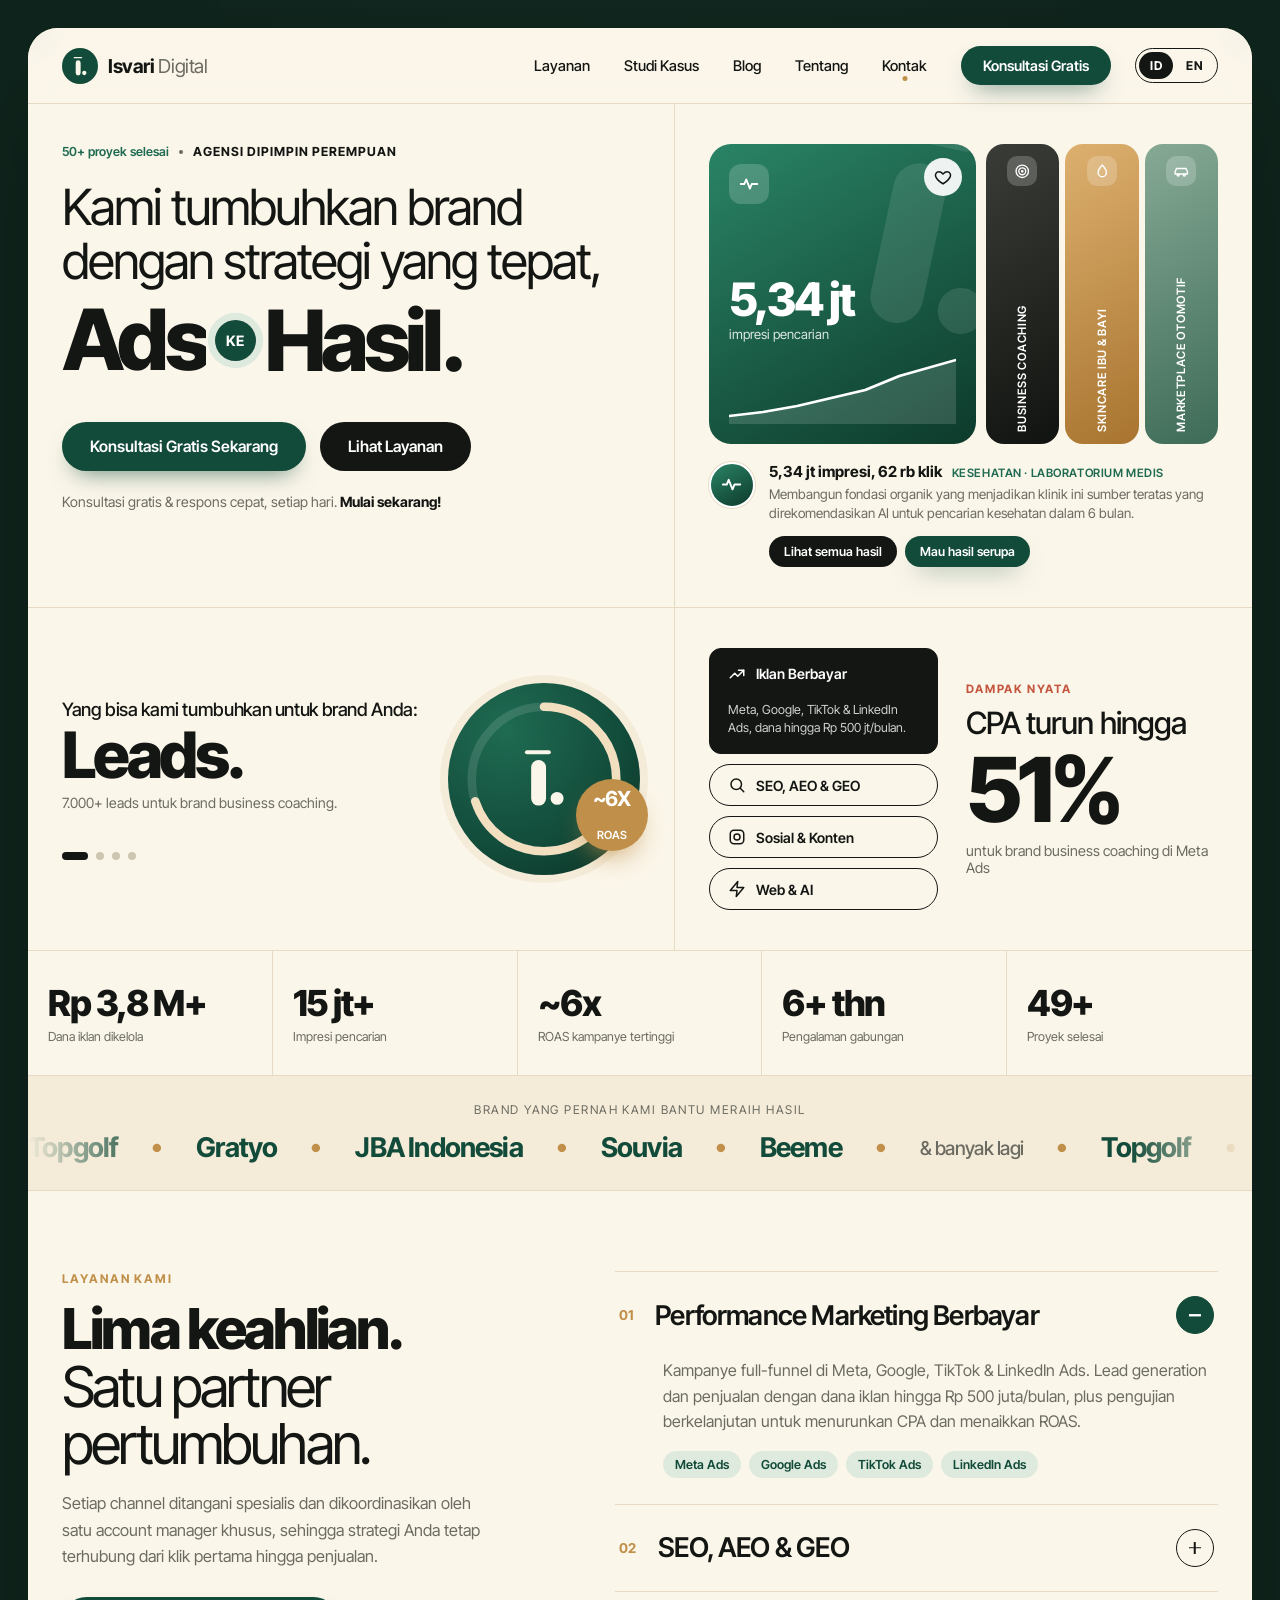
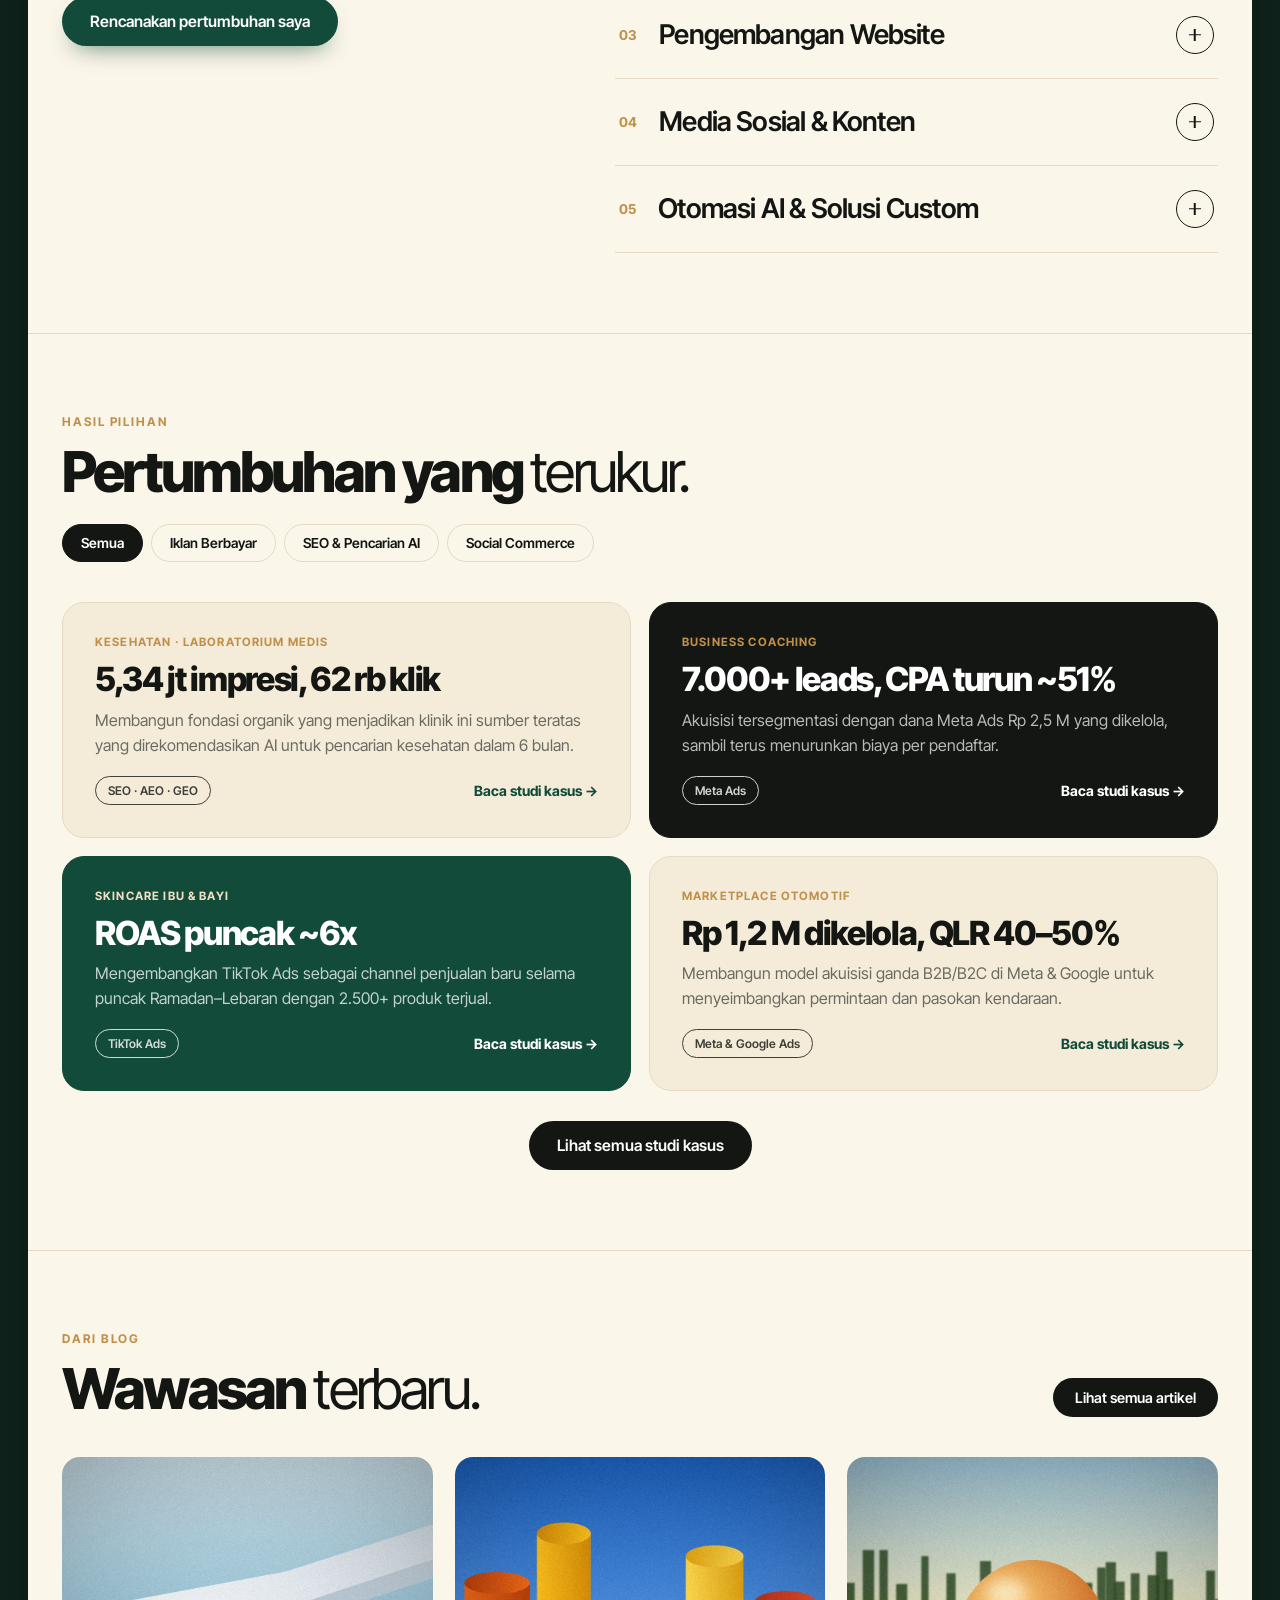
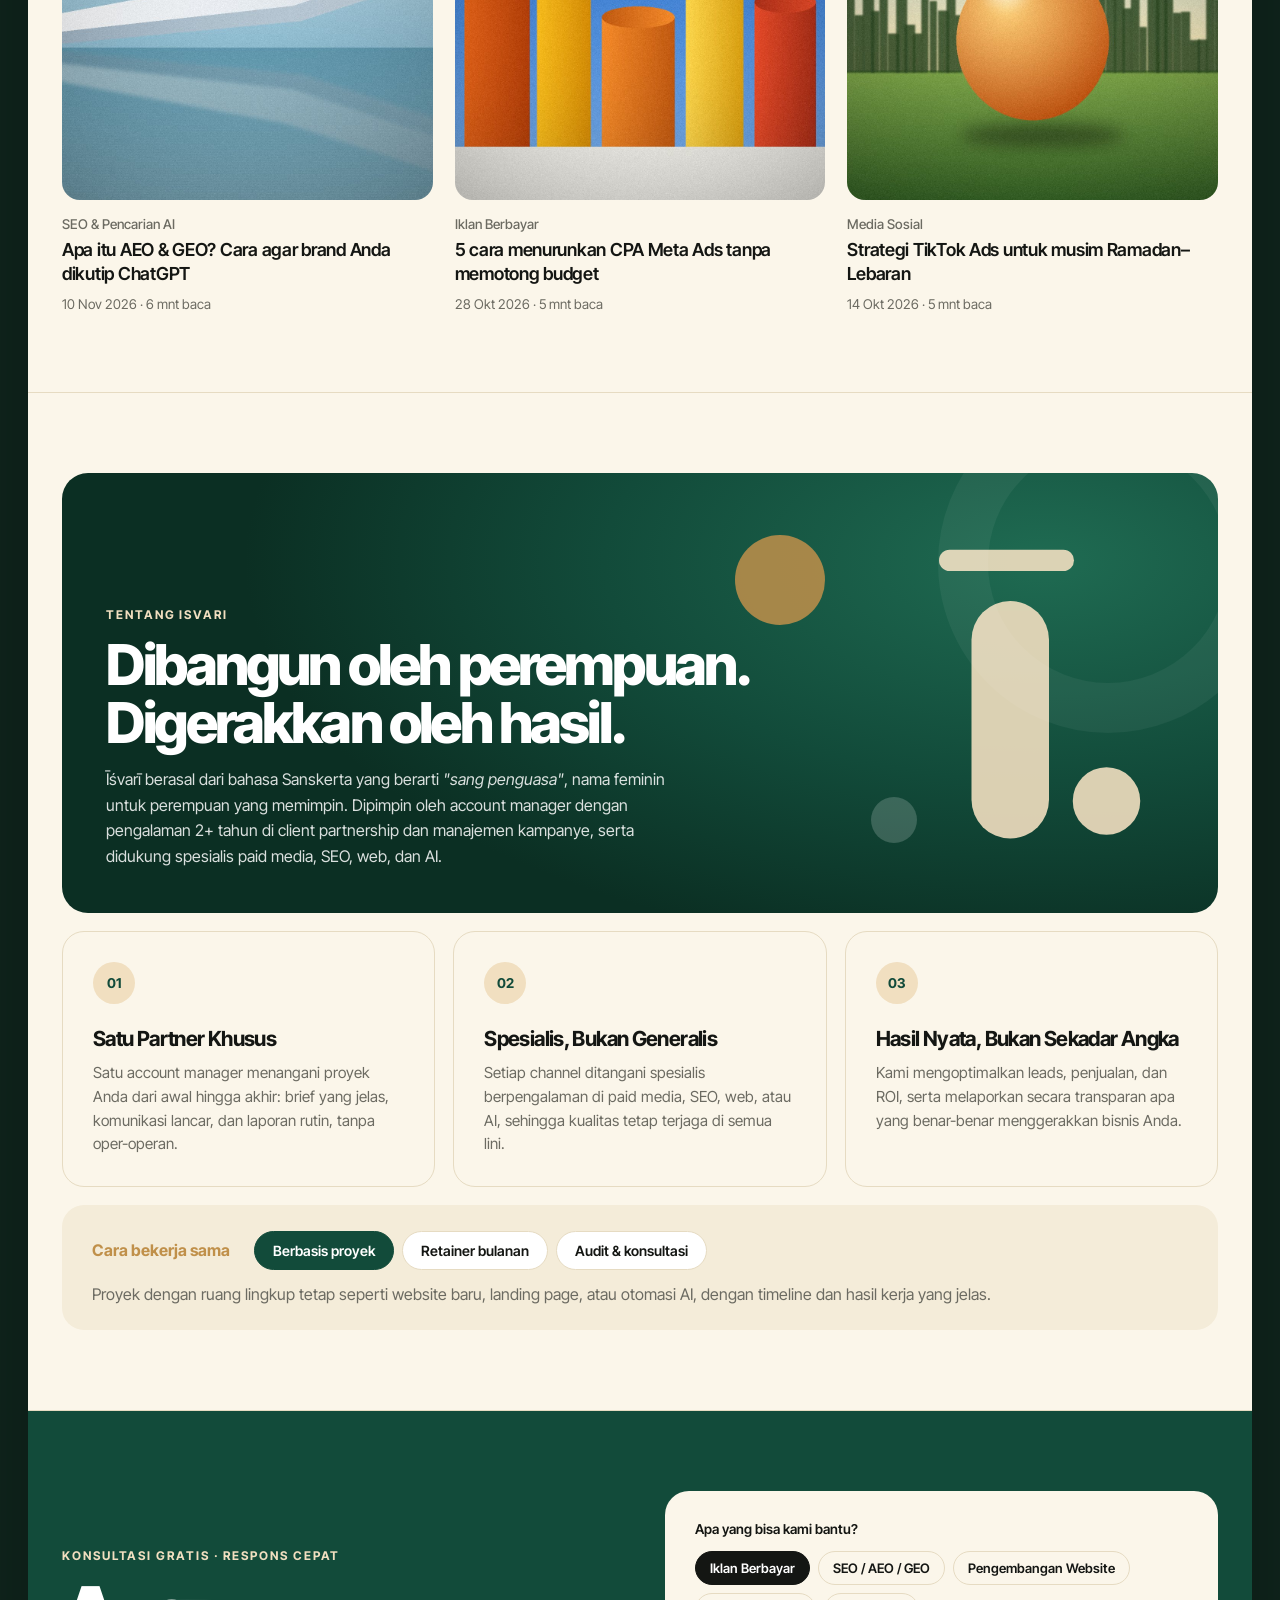
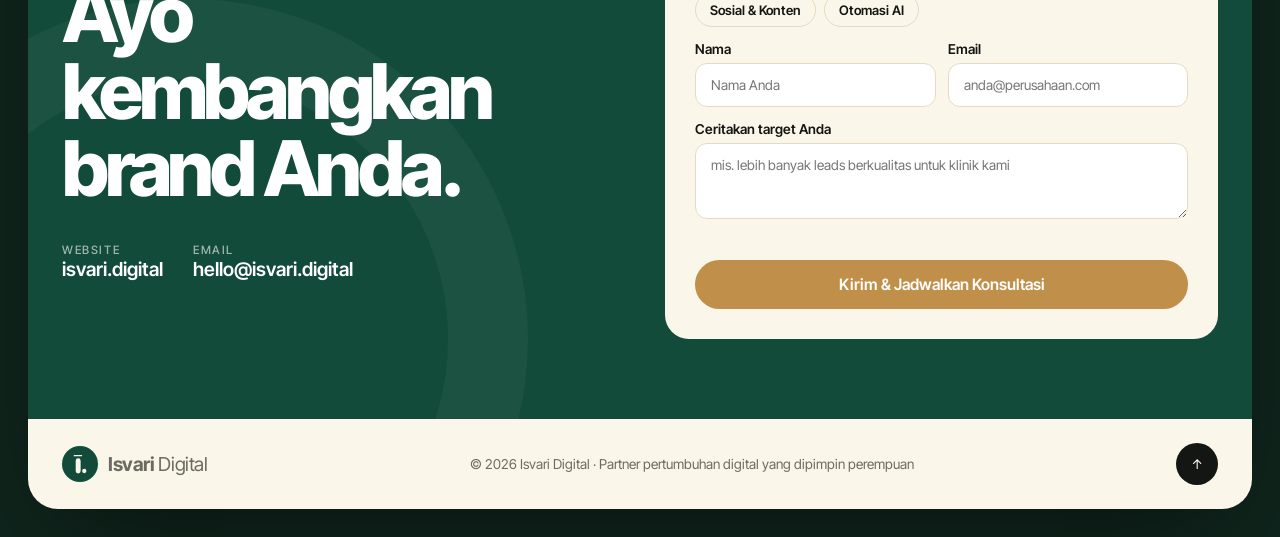
<file: index.html>
<!DOCTYPE html>
<html lang="en">
<head>
  <meta charset="UTF-8" />
  <meta name="viewport" content="width=device-width, initial-scale=1.0" />
  <title>Isvari Digital | Women-led Digital Growth Partner</title>
  <meta name="description" content="Isvari Digital is a women-led, full-service digital agency. Paid ads, SEO/AEO/GEO, web development, social content, and AI automation that turn budgets into measurable growth." />
  <link rel="icon" href="assets/logo-mark.svg" type="image/svg+xml" />
  <link rel="preconnect" href="https://fonts.googleapis.com" />
  <link rel="preconnect" href="https://fonts.gstatic.com" crossorigin />
  <link href="https://fonts.googleapis.com/css2?family=Inter+Tight:wght@400;500;600;700;800&display=swap" rel="stylesheet" />
  <link rel="stylesheet" href="styles.css" />
</head>
<body>
<div class="frame">

  <!-- Top bar -->
  <header class="topbar" id="top">
    <a href="#home" class="brand" aria-label="Isvari Digital home">
      <span class="brand__badge">
        <svg viewBox="64 44 176 244" fill="currentColor" aria-hidden="true"><rect x="72" y="53" width="108" height="17" rx="8.5"/><rect x="98" y="94" width="62" height="190" rx="31"/><circle cx="206" cy="254" r="27"/></svg>
      </span>
      <span class="brand__name">Isvari <em>Digital</em></span>
    </a>
    <nav class="topbar__nav" id="nav">
      <a href="#services" data-i18n="nav.services">Services</a>
      <a href="studi-kasus/" data-i18n="nav.cases">Case Studies</a>
      <a href="blog/" data-i18n="nav.blog">Blog</a>
      <a href="#about" data-i18n="nav.about">About</a>
      <a href="#contact" data-i18n="nav.contact">Contact</a>
      <a href="#contact" class="btn btn--green btn--sm topbar__cta" data-i18n="nav.cta">Free Consultation</a>
    </nav>
    <div class="lang" id="lang" role="group" aria-label="Language / Bahasa"><button type="button" data-lang="id" aria-pressed="true">ID</button><button type="button" data-lang="en" aria-pressed="false">EN</button></div>
    <button class="burger" id="burger" aria-label="Toggle menu" data-i18n-aria="ar.burger" aria-expanded="false"><span></span><span></span></button>
  </header>

  <!-- Hero bento -->
  <section class="hero" id="home">
    <!-- Intro -->
    <div class="cell cell--intro">
      <p class="meta reveal"><span class="meta__hl" data-i18n="hero.meta1">50+ projects delivered</span><i></i><b data-i18n="hero.meta2">Women-led agency</b></p>
      <h1 class="reveal">
        <span class="h1__light" data-i18n="hero.l1">We grow brands with</span>
        <span class="h1__light" data-i18n="hero.l2">the right kind of</span>
        <span class="h1__big"><span class="rotator"><span id="rotator">Ads</span></span><span class="h1__dot" aria-hidden="true" data-i18n="hero.to">TO</span><span data-i18n="hero.end">Growth.</span></span>
      </h1>
      <div class="intro__cta reveal">
        <a href="#contact" class="btn btn--green" data-i18n="hero.cta1">Get a Free Consultation</a>
        <a href="#services" class="btn btn--dark" data-i18n="hero.cta2">Explore Services</a>
      </div>
      <p class="intro__note reveal" data-i18n="hero.note">Free consultation &amp; fast response, every day. <a href="#contact"><b>Get started!</b></a></p>
    </div>

    <!-- Results gallery -->
    <div class="cell cell--gallery">
      <div class="gallery reveal">
        <figure class="gallery__main">
          <div class="visual" id="galleryVisual"></div>
          <button class="heart" id="heart" aria-label="Like this result" data-i18n-aria="ar.heart" aria-pressed="false">
            <svg viewBox="0 0 24 24"><path d="M12 21s-7.5-4.6-9.6-9.2C1 8.6 3 5 6.6 5c2.1 0 3.6 1.1 5.4 3 1.8-1.9 3.3-3 5.4-3C21 5 23 8.6 21.6 11.8 19.5 16.4 12 21 12 21z"/></svg>
          </button>
        </figure>
        <div class="gallery__strips" id="galleryStrips"></div>
      </div>
      <div class="story reveal">
        <span class="story__avatar" id="storyAvatar" aria-hidden="true"></span>
        <div class="story__body">
          <p class="story__head"><b id="storyTitle">5.34M impressions, 62k clicks</b><span id="storyTag">Healthcare · Medical Lab</span></p>
          <p class="story__desc" id="storyDesc">Built an organic foundation that turned the clinic into a top AI-recommended source for health queries in 6 months.</p>
          <div class="story__cta">
            <a href="studi-kasus/" class="btn btn--dark btn--xs" data-i18n="story.all">See all results</a>
            <a href="#contact" class="btn btn--green btn--xs" data-i18n="story.similar">Get similar results</a>
          </div>
        </div>
      </div>
    </div>

    <!-- Word slider -->
    <div class="cell cell--slider">
      <div class="slider reveal" id="slider">
        <p class="slider__lead" data-i18n="slider.lead">Let's see what grows your brand's</p>
        <p class="slider__word"><span id="sliderWord">Leads.</span></p>
        <p class="slider__sub" id="sliderSub">7,000+ leads generated for a business coaching brand.</p>
        <div class="dots" id="dots" role="tablist" aria-label="Growth highlights"></div>
      </div>
      <div class="circle reveal">
        <div class="circle__art" aria-hidden="true">
          <svg class="ring" viewBox="0 0 200 200">
            <circle class="ring__bg" cx="100" cy="100" r="84" />
            <circle class="ring__fg" id="ringFg" cx="100" cy="100" r="84" pathLength="100" />
          </svg>
          <span class="circle__logo"><svg viewBox="64 44 176 244" fill="currentColor" aria-hidden="true"><rect x="72" y="53" width="108" height="17" rx="8.5"/><rect x="98" y="94" width="62" height="190" rx="31"/><circle cx="206" cy="254" r="27"/></svg></span>
        </div>
        <span class="circle__badge"><b>~6x</b>ROAS</span>
      </div>
    </div>

    <!-- Impact switcher -->
    <div class="cell cell--impact">
      <div class="pills reveal" id="pills" role="tablist" aria-label="Services impact"></div>
      <div class="impact reveal">
        <p class="impact__label" data-i18n="impact.label">Proven impact</p>
        <h2 class="impact__title" id="impactTitle">Cut CPA by</h2>
        <p class="impact__num" id="impactNum">51%</p>
        <p class="impact__cap" id="impactCap">for a business coaching brand on Meta Ads</p>
      </div>
    </div>
  </section>

  <!-- Stats -->
  <section class="stats" id="stats">
    <div class="stat"><b data-stat="0" data-count="3.9" data-prefix="Rp " data-suffix="B+" data-decimals="1">Rp 3.9B+</b><span data-i18n="stat.1">Ad spend managed</span></div>
    <div class="stat"><b data-stat="1" data-count="15" data-suffix="M+">15M+</b><span data-i18n="stat.2">Search impressions</span></div>
    <div class="stat"><b data-stat="2" data-count="6" data-prefix="~" data-suffix="x">~6x</b><span data-i18n="stat.3">Peak campaign ROAS</span></div>
    <div class="stat"><b data-stat="3" data-count="6" data-suffix="+ yrs">6+ yrs</b><span data-i18n="stat.4">Combined expertise</span></div>
    <div class="stat"><b data-stat="4" data-count="50" data-suffix="+">50+</b><span data-i18n="stat.5">Projects delivered</span></div>
  </section>

  <!-- Brands marquee -->
  <section class="marquee" aria-label="Brands our team has delivered results for">
    <p class="marquee__label" data-i18n="marquee.label">Brands our team has delivered results for</p>
    <div class="marquee__track">
      <div class="marquee__row">
        <span>Topgolf</span><i>●</i><span>Gratyo</span><i>●</i><span>JBA Indonesia</span><i>●</i><span>Souvia</span><i>●</i><span>Beeme</span><i>●</i><span class="muted" data-i18n="marquee.more">&amp; many more</span><i>●</i>
        <span>Topgolf</span><i>●</i><span>Gratyo</span><i>●</i><span>JBA Indonesia</span><i>●</i><span>Souvia</span><i>●</i><span>Beeme</span><i>●</i><span class="muted" data-i18n="marquee.more">&amp; many more</span><i>●</i>
      </div>
    </div>
  </section>

  <!-- Services -->
  <section class="section services" id="services">
    <div class="services__intro reveal">
      <p class="kicker" data-i18n="svc.kicker">What we do</p>
      <h2 class="h2" data-i18n="svc.h2">Five specialties.<br /><span class="light">One growth partner.</span></h2>
      <p class="lead" data-i18n="svc.lead">Every channel is run by a specialist, coordinated by one dedicated account manager, so your strategy stays connected from first click to final sale.</p>
      <a href="#contact" class="btn btn--green" data-i18n="svc.btn">Plan my growth</a>
    </div>
    <div class="accordion" id="accordion">
      <article class="acc reveal open">
        <button class="acc__head" aria-expanded="true"><span class="acc__num">01</span><span class="acc__title" data-i18n="acc1.t">Paid Performance Marketing</span><span class="acc__icon"></span></button>
        <div class="acc__body"><div>
          <p data-i18n="acc1.p">Full-funnel campaigns on Meta, Google, TikTok &amp; LinkedIn Ads. Lead generation and sales, up to Rp 500M/month managed, with continuous testing to drive down CPA and lift ROAS.</p>
          <div class="tags"><span>Meta Ads</span><span>Google Ads</span><span>TikTok Ads</span><span>LinkedIn Ads</span></div>
        </div></div>
      </article>
      <article class="acc reveal">
        <button class="acc__head" aria-expanded="false"><span class="acc__num">02</span><span class="acc__title">SEO, AEO &amp; GEO</span><span class="acc__icon"></span></button>
        <div class="acc__body"><div>
          <p data-i18n="acc2.p">Technical and content SEO plus AI-search optimization for ChatGPT, Perplexity &amp; Google AI Overviews. Schema markup, authority building, and content that ranks and gets cited.</p>
          <div class="tags"><span>Technical SEO</span><span>AI Overviews</span><span>ChatGPT</span><span>Perplexity</span></div>
        </div></div>
      </article>
      <article class="acc reveal">
        <button class="acc__head" aria-expanded="false"><span class="acc__num">03</span><span class="acc__title" data-i18n="acc3.t">Web Development</span><span class="acc__icon"></span></button>
        <div class="acc__body"><div>
          <p data-i18n="acc3.p">High-performance WordPress &amp; WooCommerce sites and landing pages, engineered for speed, conversion, and search visibility from day one.</p>
          <div class="tags"><span>WordPress</span><span>WooCommerce</span><span>Landing Pages</span></div>
        </div></div>
      </article>
      <article class="acc reveal">
        <button class="acc__head" aria-expanded="false"><span class="acc__num">04</span><span class="acc__title" data-i18n="acc4.t">Social Media &amp; Content</span><span class="acc__icon"></span></button>
        <div class="acc__body"><div>
          <p data-i18n="acc4.p">Editorial strategy, banner and short-form video content, and end-to-end channel management across Instagram, TikTok &amp; LinkedIn.</p>
          <div class="tags"><span>Instagram</span><span>TikTok</span><span>LinkedIn</span><span data-i18n="acc4.tag">Short-form Video</span></div>
        </div></div>
      </article>
      <article class="acc reveal">
        <button class="acc__head" aria-expanded="false"><span class="acc__num">05</span><span class="acc__title" data-i18n="acc5.t">AI Automation &amp; Custom Builds</span><span class="acc__icon"></span></button>
        <div class="acc__body"><div>
          <p data-i18n="acc5.p">WhatsApp AI agents, RAG knowledge assistants, workflow automation (n8n), and custom web apps and internal tools that save teams hours.</p>
          <div class="tags"><span>WhatsApp AI</span><span data-i18n="acc5.tag1">RAG Assistants</span><span>n8n</span><span data-i18n="acc5.tag2">Custom Apps</span></div>
        </div></div>
      </article>
    </div>
  </section>

  <!-- Results -->
  <section class="section results" id="results">
    <div class="results__head reveal">
      <div>
        <p class="kicker" data-i18n="res.kicker">Selected results</p>
        <h2 class="h2" data-i18n="res.h2">Growth you can <span class="light">measure.</span></h2>
      </div>
      <div class="filters" id="filters">
        <button class="filter active" data-filter="all" data-i18n="f.all">All</button>
        <button class="filter" data-filter="paid" data-i18n="f.paid">Paid Ads</button>
        <button class="filter" data-filter="seo" data-i18n="f.seo">SEO &amp; AI Search</button>
        <button class="filter" data-filter="social">Social Commerce</button>
      </div>
    </div>
    <div class="results__grid" id="resultsGrid">
      <article class="rcard reveal" data-cat="seo">
        <span class="rcard__tag" data-i18n="rc1.tag">Healthcare · Medical Lab</span>
        <h3 data-i18n="rc1.h">5.34M impressions, 62k clicks</h3>
        <p data-i18n="rc1.p">Built an organic foundation that turned the clinic into a top AI-recommended source for health queries in 6 months.</p>
        <div class="rcard__foot">
          <span class="rcard__chip">SEO · AEO · GEO</span>
          <a class="rcard__link" href="studi-kasus/detail.html?c=laboratorium-medis" data-i18n="rc.more">Read case study →</a>
        </div>
      </article>
      <article class="rcard rcard--dark reveal" data-cat="paid">
        <span class="rcard__tag">Business Coaching</span>
        <h3 data-i18n="rc2.h">7,000+ leads, CPA cut ~51%</h3>
        <p data-i18n="rc2.p">Segmented acquisition across Rp 2.5B in managed Meta spend while steadily lowering cost per registrant.</p>
        <div class="rcard__foot">
          <span class="rcard__chip">Meta Ads</span>
          <a class="rcard__link" href="studi-kasus/detail.html?c=business-coaching" data-i18n="rc.more">Read case study →</a>
        </div>
      </article>
      <article class="rcard rcard--green reveal" data-cat="social paid">
        <span class="rcard__tag" data-i18n="rc3.tag">Mom &amp; Baby Skincare</span>
        <h3 data-i18n="rc3.h">~6x peak ROAS</h3>
        <p data-i18n="rc3.p">Scaled TikTok Ads as a new sales channel through the Ramadan–Lebaran peak with 2,500+ products sold.</p>
        <div class="rcard__foot">
          <span class="rcard__chip">TikTok Ads</span>
          <a class="rcard__link" href="studi-kasus/detail.html?c=skincare-ibu-bayi" data-i18n="rc.more">Read case study →</a>
        </div>
      </article>
      <article class="rcard reveal" data-cat="paid">
        <span class="rcard__tag" data-i18n="rc4.tag">Automotive Marketplace</span>
        <h3 data-i18n="rc4.h">Rp 1.2B managed, 40–50% QLR</h3>
        <p data-i18n="rc4.p">Built a dual B2B/B2C acquisition model across Meta &amp; Google, balancing vehicle demand and supply.</p>
        <div class="rcard__foot">
          <span class="rcard__chip">Meta &amp; Google Ads</span>
          <a class="rcard__link" href="studi-kasus/detail.html?c=marketplace-otomotif" data-i18n="rc.more">Read case study →</a>
        </div>
      </article>
    </div>
    <div class="results__more reveal"><a href="studi-kasus/" class="btn btn--dark" data-i18n="res.all">See all case studies</a></div>
  </section>

  <!-- Blog teaser -->
  <section class="section bloghome" id="blog">
    <div class="results__head reveal">
      <div>
        <p class="kicker" data-i18n="bh.kicker">From the blog</p>
        <h2 class="h2" data-i18n="bh.h2">Latest <span class="light">insights.</span></h2>
      </div>
      <a href="blog/" class="btn btn--dark btn--sm" data-i18n="bh.all">See all articles</a>
    </div>
    <div class="pgrid pgrid--3" id="homePosts"></div>
  </section>

  <!-- About / Why -->
  <section class="section about" id="about">
    <div class="about__hero reveal">
      <div class="about__art" aria-hidden="true">
        <span class="about__mark"><svg viewBox="64 44 176 244" fill="currentColor" aria-hidden="true"><rect x="72" y="53" width="108" height="17" rx="8.5"/><rect x="98" y="94" width="62" height="190" rx="31"/><circle cx="206" cy="254" r="27"/></svg></span>
        <span class="orb orb--1"></span><span class="orb orb--2"></span><span class="orb orb--3"></span>
      </div>
      <div class="about__overlay">
        <p class="kicker kicker--light" data-i18n="about.kicker">About Isvari</p>
        <h2 class="h2 h2--light" data-i18n="about.h2">Built by women.<br />Driven by results.</h2>
        <p data-i18n="about.p">Īśvarī is Sanskrit for <em>"the sovereign one"</em>, a feminine name for a woman who leads. Led by an account manager with 2+ years in client partnerships and campaign management, and powered by specialists in paid media, SEO, web, and AI.</p>
      </div>
    </div>
    <div class="why">
      <article class="why__card reveal">
        <span class="why__icon">01</span>
        <h3 data-i18n="why1.h">One Dedicated Partner</h3>
        <p data-i18n="why1.p">A single account manager owns your project end to end: clear briefs, communication, and reporting, with no handoffs.</p>
      </article>
      <article class="why__card reveal">
        <span class="why__icon">02</span>
        <h3 data-i18n="why2.h">Specialists, Not Generalists</h3>
        <p data-i18n="why2.p">Every channel is run by an experienced specialist in paid media, SEO, web, or AI, so quality holds across the board.</p>
      </article>
      <article class="why__card reveal">
        <span class="why__icon">03</span>
        <h3 data-i18n="why3.h">Results, Not Vanity Metrics</h3>
        <p data-i18n="why3.p">We optimize for leads, sales, and ROI, and report transparently on what actually moves your business.</p>
      </article>
    </div>
    <div class="engage reveal">
      <p class="engage__label" data-i18n="engage.label">Ways to work with us</p>
      <div class="engage__tabs" id="engageTabs">
        <button class="etab active" data-i="0" data-i18n="engage.t1">Project-based builds</button>
        <button class="etab" data-i="1" data-i18n="engage.t2">Monthly retainers</button>
        <button class="etab" data-i="2" data-i18n="engage.t3">Audits &amp; consulting</button>
      </div>
      <p class="engage__desc" id="engageDesc"></p>
    </div>
  </section>

  <!-- Contact -->
  <section class="contact" id="contact">
    <div class="contact__left reveal">
      <p class="kicker kicker--light" data-i18n="contact.kicker">Free consultation · Fast response</p>
      <h2 class="contact__title" data-i18n="contact.title">Let's grow<br />your brand.</h2>
      <div class="contact__links">
        <a href="https://isvari.digital" target="_blank" rel="noopener"><span>Website</span>isvari.digital</a>
        <a href="mailto:hello@isvari.digital"><span>Email</span>hello@isvari.digital</a>
      </div>
    </div>
    <form class="form reveal" id="form" novalidate>
      <div class="form__step" id="formFields">
        <p class="form__label" data-i18n="form.label">What do you need help with?</p>
        <div class="choice" id="choice">
          <button type="button" class="active" data-i18n="ch.paid">Paid Ads</button>
          <button type="button">SEO / AEO / GEO</button>
          <button type="button" data-i18n="ch.web">Web Development</button>
          <button type="button" data-i18n="ch.social">Social &amp; Content</button>
          <button type="button" data-i18n="ch.ai">AI Automation</button>
        </div>
        <div class="form__row">
          <label><span data-i18n="form.name">Name</span><input name="name" type="text" placeholder="Your name" data-i18n-ph="ph.name" required /></label>
          <label><span>Email</span><input name="email" type="email" placeholder="you@company.com" data-i18n-ph="ph.email" required /></label>
        </div>
        <label><span data-i18n="form.goals">Tell us about your goals</span><textarea name="message" rows="3" placeholder="e.g. more qualified leads for our clinic" data-i18n-ph="ph.goals"></textarea></label>
        <p class="form__error" id="formError" role="alert"></p>
        <button type="submit" class="btn btn--gold btn--block" data-i18n="form.submit">Send &amp; Book Consultation</button>
      </div>
      <div class="form__done" id="formDone" hidden>
        <span class="form__check">✓</span>
        <h3 data-i18n="form.thanks">Thank you!</h3>
        <p data-i18n="form.donep">Your email app is opening with your message to hello@isvari.digital. We usually respond fast.</p>
        <button type="button" class="btn btn--dark btn--sm" id="formReset" data-i18n="form.again">Send another</button>
      </div>
    </form>
  </section>

  <footer class="footer">
    <a href="#home" class="brand">
      <span class="brand__badge"><svg viewBox="64 44 176 244" fill="currentColor" aria-hidden="true"><rect x="72" y="53" width="108" height="17" rx="8.5"/><rect x="98" y="94" width="62" height="190" rx="31"/><circle cx="206" cy="254" r="27"/></svg></span>
      <span class="brand__name">Isvari <em>Digital</em></span>
    </a>
    <p>&copy; <span id="year"></span> Isvari Digital · <span data-i18n="footer.tag">Women-led digital growth partner</span></p>
    <a href="#top" class="totop" aria-label="Back to top" data-i18n-aria="ar.top">↑</a>
  </footer>
</div>

<div class="toast" id="toast" role="status" aria-live="polite"></div>
<script src="content.js"></script>
<script src="i18n.js"></script>
<script src="script.js"></script>
</body>
</html>
</file>
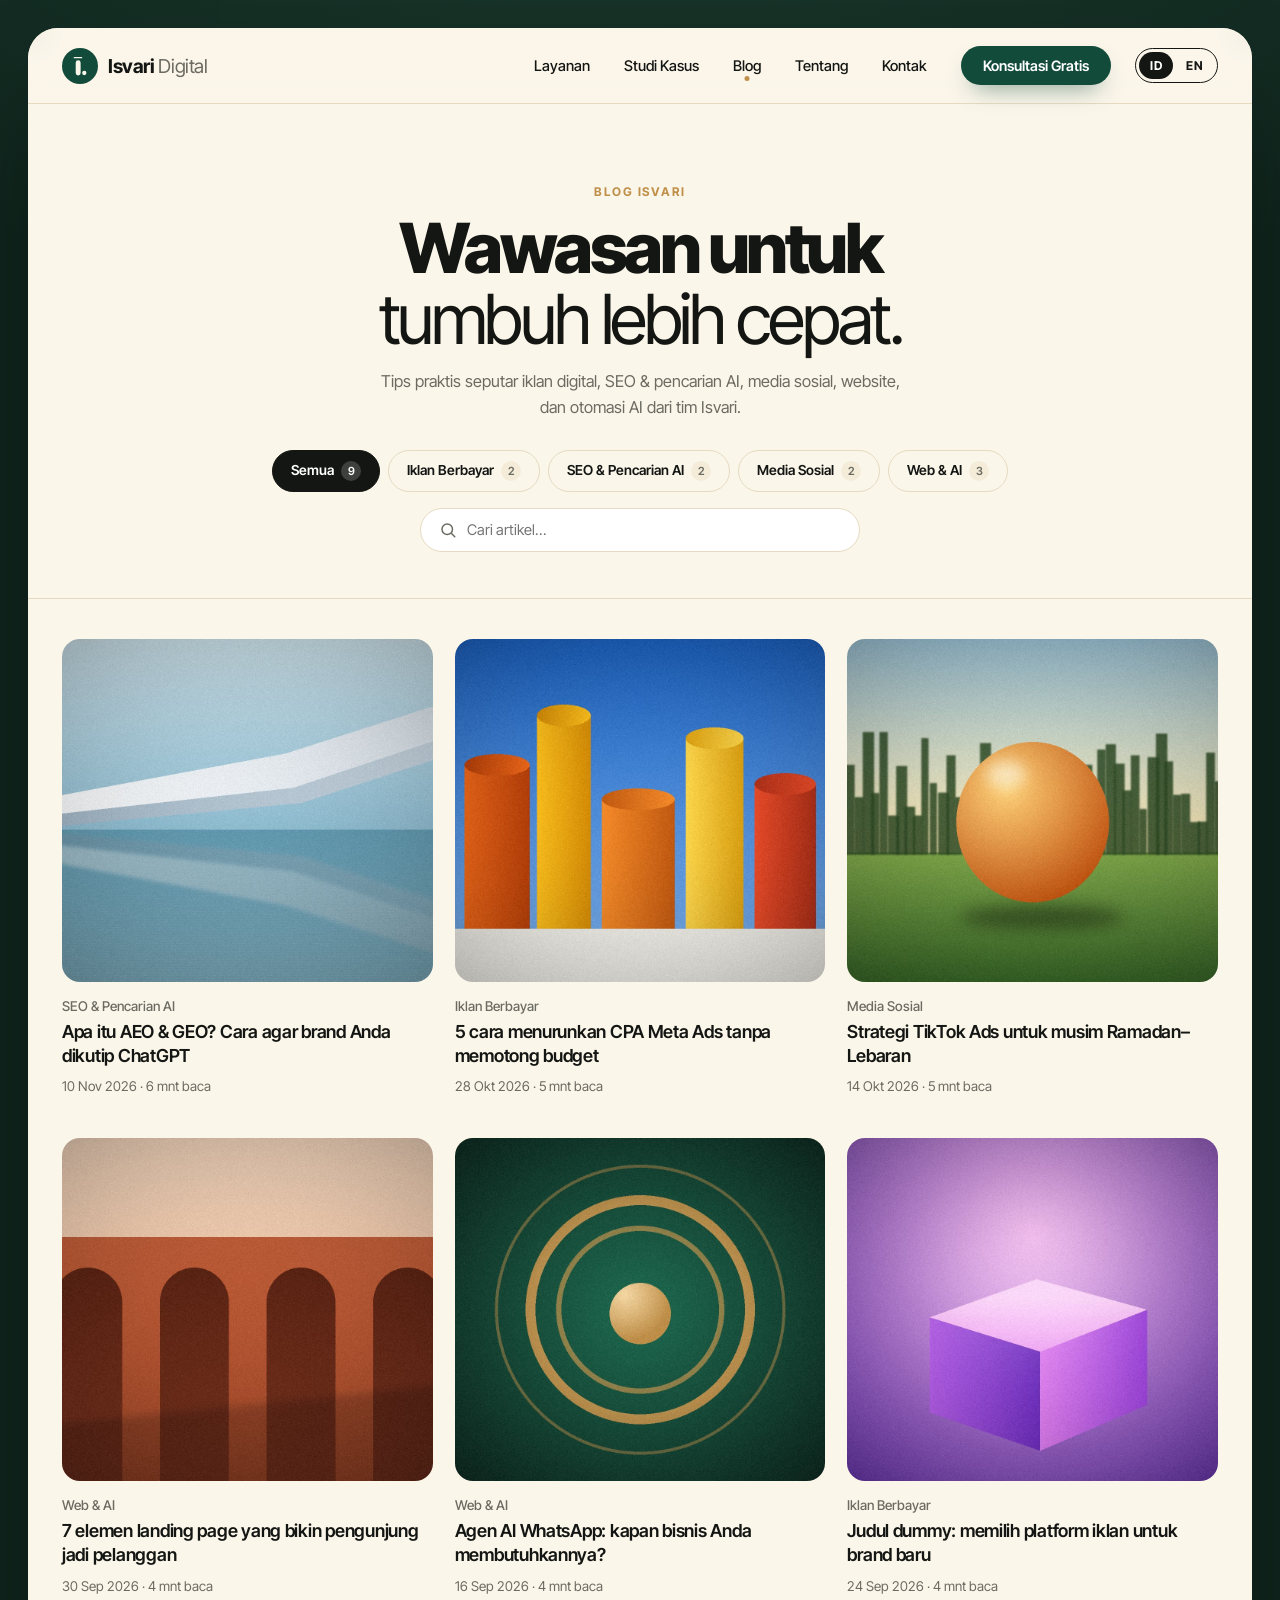
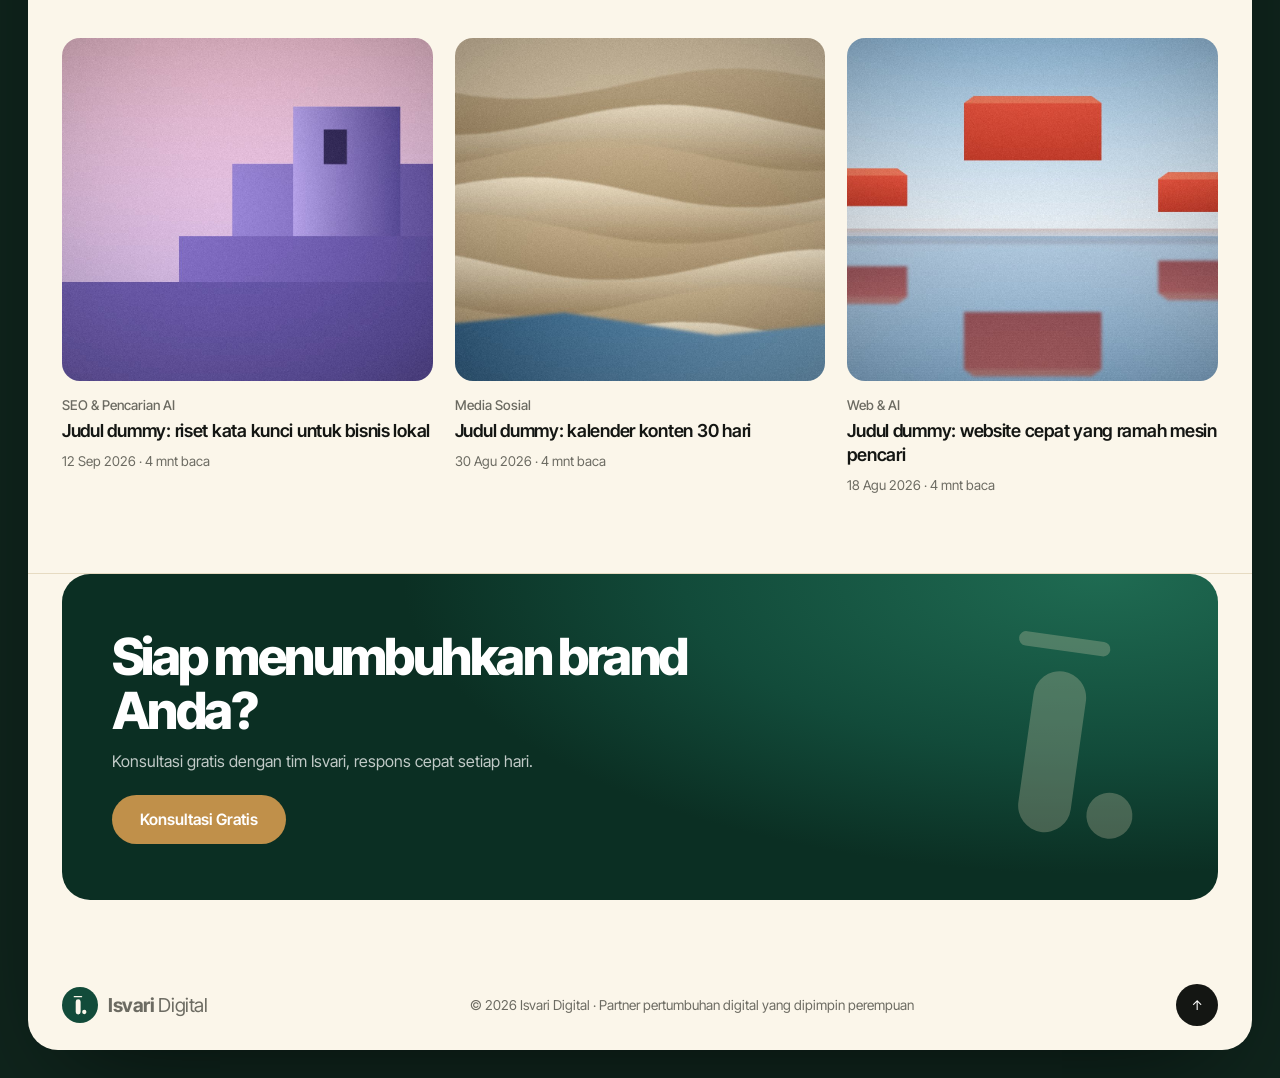
<file: blog/index.html>
<!DOCTYPE html>
<html lang="id">
<head>
  <meta charset="UTF-8" />
  <meta name="viewport" content="width=device-width, initial-scale=1.0" />
  <title>Blog | Isvari Digital</title>
  <meta name="description" content="Tips praktis seputar iklan digital, SEO & pencarian AI, media sosial, website, dan otomasi AI dari tim Isvari Digital." />
  <link rel="icon" href="../assets/logo-mark.svg" type="image/svg+xml" />
  <link rel="preconnect" href="https://fonts.googleapis.com" />
  <link rel="preconnect" href="https://fonts.gstatic.com" crossorigin />
  <link href="https://fonts.googleapis.com/css2?family=Inter+Tight:wght@400;500;600;700;800&display=swap" rel="stylesheet" />
  <link rel="stylesheet" href="../styles.css" />
</head>
<body data-page="blog">
<div class="frame">
  <header class="topbar" id="top">
    <a href="../" class="brand" aria-label="Isvari Digital home">
      <span class="brand__badge"><svg viewBox="64 44 176 244" fill="currentColor" aria-hidden="true"><rect x="72" y="53" width="108" height="17" rx="8.5"/><rect x="98" y="94" width="62" height="190" rx="31"/><circle cx="206" cy="254" r="27"/></svg></span>
      <span class="brand__name">Isvari <em>Digital</em></span>
    </a>
    <nav class="topbar__nav" id="nav">
      <a href="../#services" data-t="nav.services">Layanan</a>
      <a href="../studi-kasus/" data-t="nav.cases">Studi Kasus</a>
      <a href="../blog/" class="active" aria-current="page" data-t="nav.blog">Blog</a>
      <a href="../#about" data-t="nav.about">Tentang</a>
      <a href="../#contact" data-t="nav.contact">Kontak</a>
      <a href="../#contact" class="btn btn--green btn--sm topbar__cta" data-t="nav.cta">Konsultasi Gratis</a>
    </nav>
    <div class="lang" id="lang" role="group" aria-label="Language / Bahasa"><button type="button" data-lang="id" aria-pressed="true">ID</button><button type="button" data-lang="en" aria-pressed="false">EN</button></div>
    <button class="burger" id="burger" aria-label="Buka menu" data-t-aria="ar.burger" aria-expanded="false"><span></span><span></span></button>
  </header>

  <section class="section phead">
    <div class="phead__text reveal">
      <p class="kicker" data-t="blog.kicker">Blog Isvari</p>
      <h1 class="h2 phead__title" data-t="blog.h1">Wawasan untuk <span class="light">tumbuh lebih cepat.</span></h1>
      <p class="lead" data-t="blog.lead">Tips praktis seputar iklan digital, SEO & pencarian AI, media sosial, website, dan otomasi AI dari tim Isvari.</p>
    </div>
    <div class="ptools reveal">
      <div class="filters" id="cats"></div>
      <label class="search"><svg viewBox="0 0 24 24" aria-hidden="true"><circle cx="11" cy="11" r="7"/><path d="M21 21l-4.3-4.3"/></svg><input type="search" id="q" placeholder="Cari artikel..." data-t-ph="blog.search" aria-label="Cari artikel..." data-t-aria="blog.search" /></label>
    </div>
  </section>
  <section class="section plist">
    <div class="pgrid" id="postGrid"></div>
    <p class="empty" id="empty" hidden data-t="blog.empty">Belum ada artikel yang cocok. Coba kata kunci lain.</p>
  </section>

  <section class="pcta">
    <div class="pcta__card reveal">
      <span class="pcta__mark" aria-hidden="true"><svg viewBox="64 44 176 244" fill="currentColor" aria-hidden="true"><rect x="72" y="53" width="108" height="17" rx="8.5"/><rect x="98" y="94" width="62" height="190" rx="31"/><circle cx="206" cy="254" r="27"/></svg></span>
      <h2 data-t="cta.h">Siap menumbuhkan brand Anda?</h2>
      <p data-t="cta.p">Konsultasi gratis dengan tim Isvari, respons cepat setiap hari.</p>
      <a href="../#contact" class="btn btn--gold" data-t="cta.btn">Konsultasi Gratis</a>
    </div>
  </section>

  <footer class="footer">
    <a href="../" class="brand">
      <span class="brand__badge"><svg viewBox="64 44 176 244" fill="currentColor" aria-hidden="true"><rect x="72" y="53" width="108" height="17" rx="8.5"/><rect x="98" y="94" width="62" height="190" rx="31"/><circle cx="206" cy="254" r="27"/></svg></span>
      <span class="brand__name">Isvari <em>Digital</em></span>
    </a>
    <p>&copy; <span id="year"></span> Isvari Digital · <span data-t="footer.tag">Partner pertumbuhan digital yang dipimpin perempuan</span></p>
    <a href="#top" class="totop" aria-label="Kembali ke atas" data-t-aria="ar.top">↑</a>
  </footer>
</div>

<div class="toast" id="toast" role="status" aria-live="polite"></div>
<script src="../content.js"></script>
<script src="../site.js"></script>
</body>
</html>
</file>
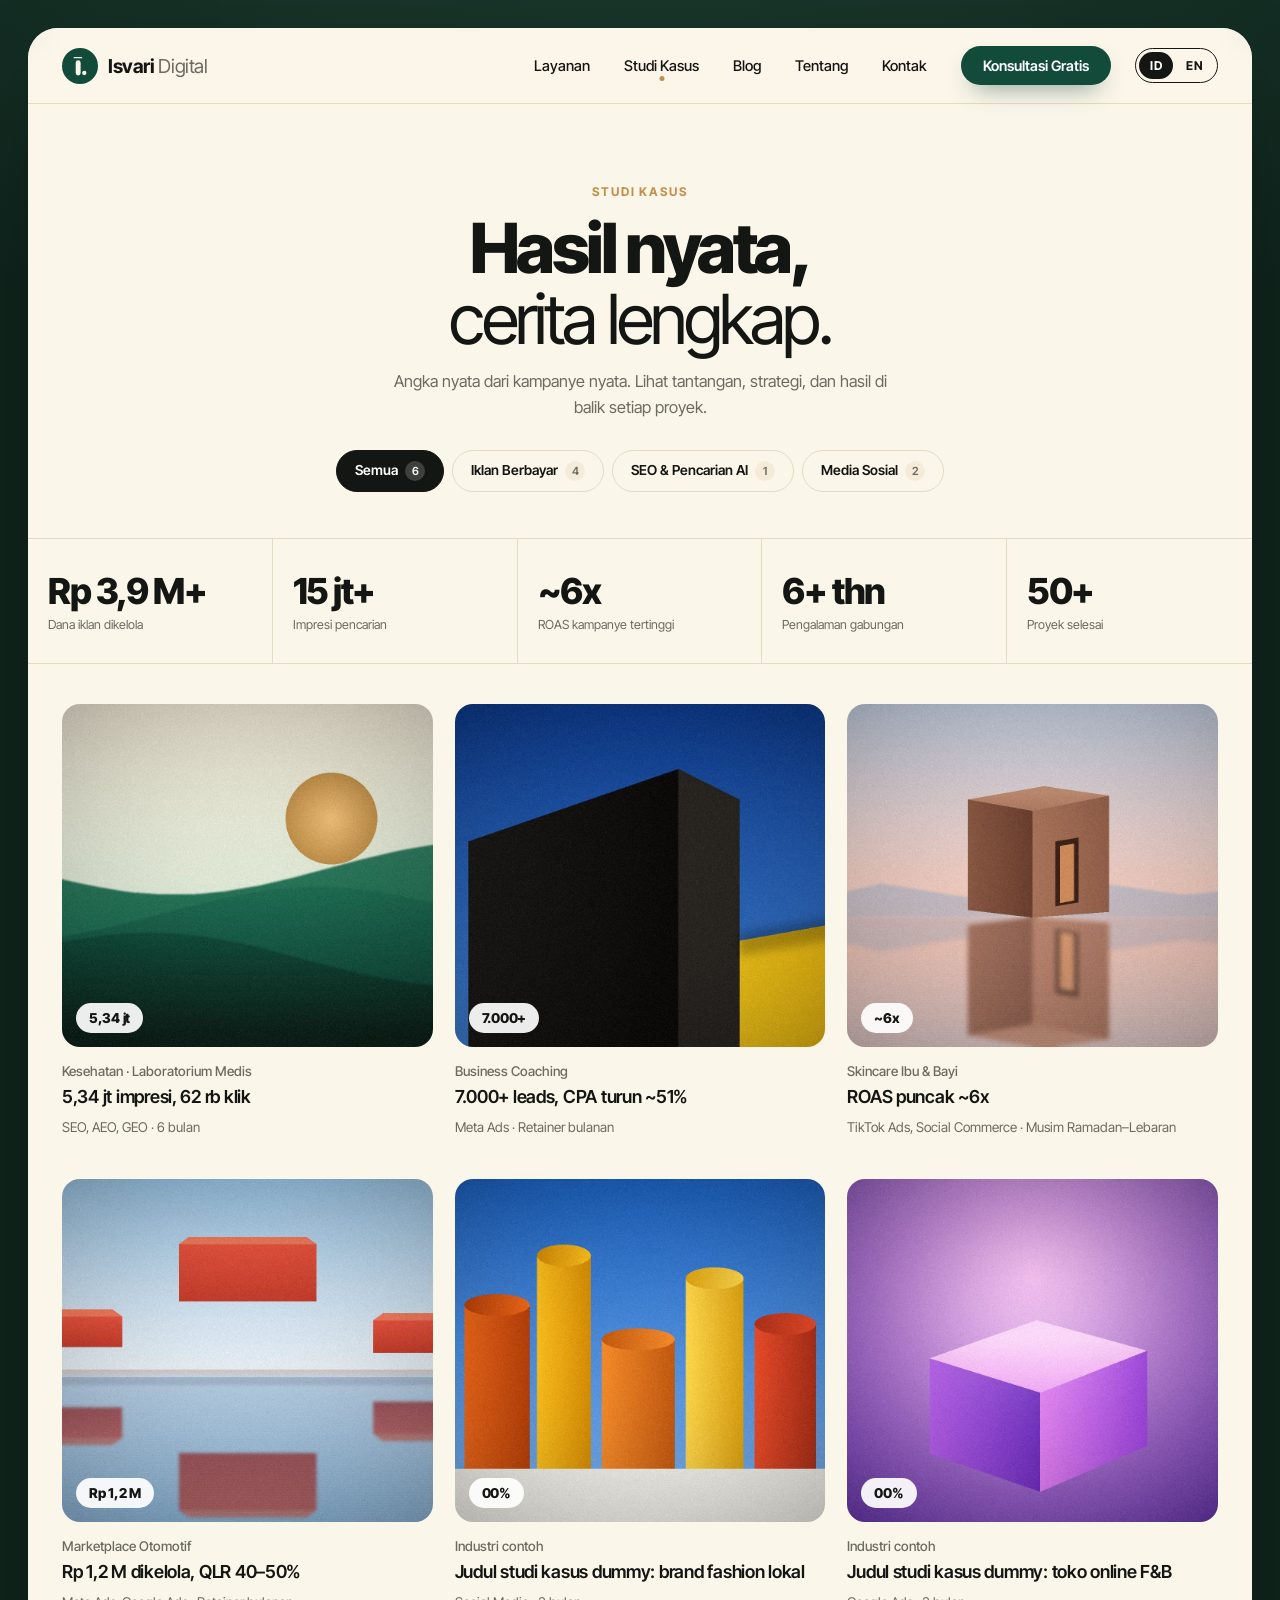
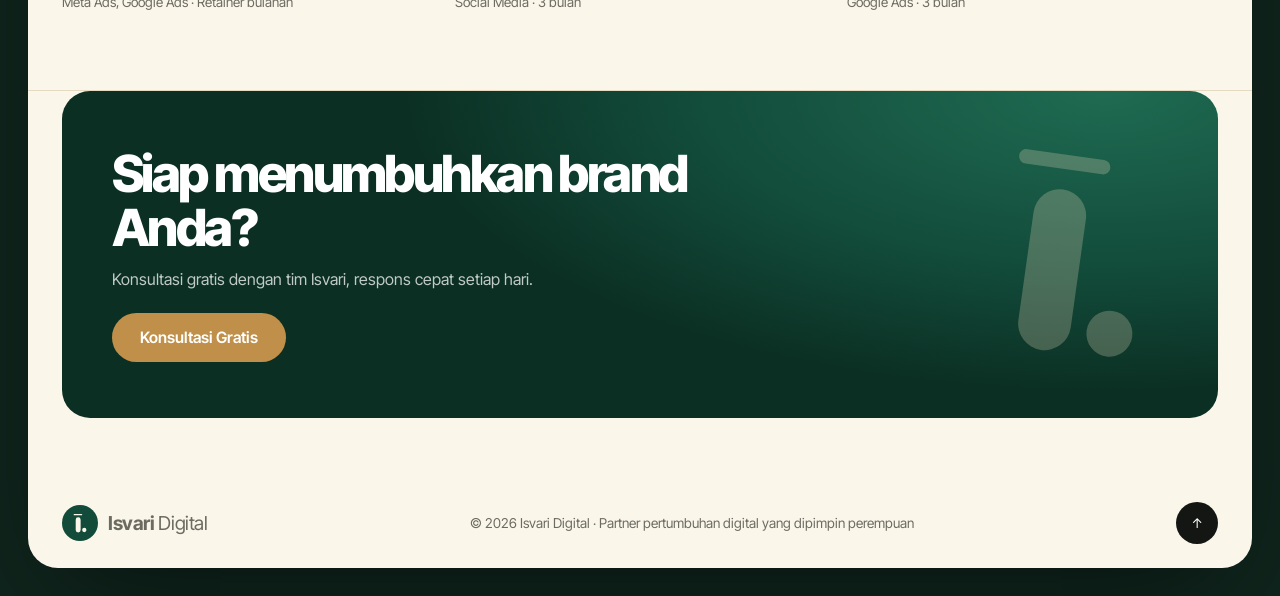
<file: studi-kasus/index.html>
<!DOCTYPE html>
<html lang="id">
<head>
  <meta charset="UTF-8" />
  <meta name="viewport" content="width=device-width, initial-scale=1.0" />
  <title>Studi Kasus | Isvari Digital</title>
  <meta name="description" content="Studi kasus Isvari Digital: hasil nyata dari kampanye iklan berbayar, SEO & pencarian AI, dan social commerce." />
  <link rel="icon" href="../assets/logo-mark.svg" type="image/svg+xml" />
  <link rel="preconnect" href="https://fonts.googleapis.com" />
  <link rel="preconnect" href="https://fonts.gstatic.com" crossorigin />
  <link href="https://fonts.googleapis.com/css2?family=Inter+Tight:wght@400;500;600;700;800&display=swap" rel="stylesheet" />
  <link rel="stylesheet" href="../styles.css" />
</head>
<body data-page="cases">
<div class="frame">
  <header class="topbar" id="top">
    <a href="../" class="brand" aria-label="Isvari Digital home">
      <span class="brand__badge"><svg viewBox="64 44 176 244" fill="currentColor" aria-hidden="true"><rect x="72" y="53" width="108" height="17" rx="8.5"/><rect x="98" y="94" width="62" height="190" rx="31"/><circle cx="206" cy="254" r="27"/></svg></span>
      <span class="brand__name">Isvari <em>Digital</em></span>
    </a>
    <nav class="topbar__nav" id="nav">
      <a href="../#services" data-t="nav.services">Layanan</a>
      <a href="../studi-kasus/" class="active" aria-current="page" data-t="nav.cases">Studi Kasus</a>
      <a href="../blog/" data-t="nav.blog">Blog</a>
      <a href="../#about" data-t="nav.about">Tentang</a>
      <a href="../#contact" data-t="nav.contact">Kontak</a>
      <a href="../#contact" class="btn btn--green btn--sm topbar__cta" data-t="nav.cta">Konsultasi Gratis</a>
    </nav>
    <div class="lang" id="lang" role="group" aria-label="Language / Bahasa"><button type="button" data-lang="id" aria-pressed="true">ID</button><button type="button" data-lang="en" aria-pressed="false">EN</button></div>
    <button class="burger" id="burger" aria-label="Buka menu" data-t-aria="ar.burger" aria-expanded="false"><span></span><span></span></button>
  </header>

  <section class="section phead">
    <div class="phead__text reveal">
      <p class="kicker" data-t="cases.kicker">Studi kasus</p>
      <h1 class="h2 phead__title" data-t="cases.h1">Hasil nyata, <span class="light">cerita lengkap.</span></h1>
      <p class="lead" data-t="cases.lead">Angka nyata dari kampanye nyata. Lihat tantangan, strategi, dan hasil di balik setiap proyek.</p>
    </div>
    <div class="ptools reveal">
      <div class="filters" id="cats"></div>
    </div>
  </section>
  <section class="stats stats--static">
    <div class="stat"><b data-t="s1v">Rp 3,9 M+</b><span data-t="s1l">Dana iklan dikelola</span></div>
    <div class="stat"><b data-t="s2v">15 jt+</b><span data-t="s2l">Impresi pencarian</span></div>
    <div class="stat"><b data-t="s3v">~6x</b><span data-t="s3l">ROAS kampanye tertinggi</span></div>
    <div class="stat"><b data-t="s4v">6+ thn</b><span data-t="s4l">Pengalaman gabungan</span></div>
    <div class="stat"><b data-t="s5v">50+</b><span data-t="s5l">Proyek selesai</span></div>
  </section>
  <section class="section plist">
    <div class="pgrid" id="caseGrid"></div>
  </section>

  <section class="pcta">
    <div class="pcta__card reveal">
      <span class="pcta__mark" aria-hidden="true"><svg viewBox="64 44 176 244" fill="currentColor" aria-hidden="true"><rect x="72" y="53" width="108" height="17" rx="8.5"/><rect x="98" y="94" width="62" height="190" rx="31"/><circle cx="206" cy="254" r="27"/></svg></span>
      <h2 data-t="cta.h">Siap menumbuhkan brand Anda?</h2>
      <p data-t="cta.p">Konsultasi gratis dengan tim Isvari, respons cepat setiap hari.</p>
      <a href="../#contact" class="btn btn--gold" data-t="cta.btn">Konsultasi Gratis</a>
    </div>
  </section>

  <footer class="footer">
    <a href="../" class="brand">
      <span class="brand__badge"><svg viewBox="64 44 176 244" fill="currentColor" aria-hidden="true"><rect x="72" y="53" width="108" height="17" rx="8.5"/><rect x="98" y="94" width="62" height="190" rx="31"/><circle cx="206" cy="254" r="27"/></svg></span>
      <span class="brand__name">Isvari <em>Digital</em></span>
    </a>
    <p>&copy; <span id="year"></span> Isvari Digital · <span data-t="footer.tag">Partner pertumbuhan digital yang dipimpin perempuan</span></p>
    <a href="#top" class="totop" aria-label="Kembali ke atas" data-t-aria="ar.top">↑</a>
  </footer>
</div>

<div class="toast" id="toast" role="status" aria-live="polite"></div>
<script src="../content.js"></script>
<script src="../site.js"></script>
</body>
</html>
</file>
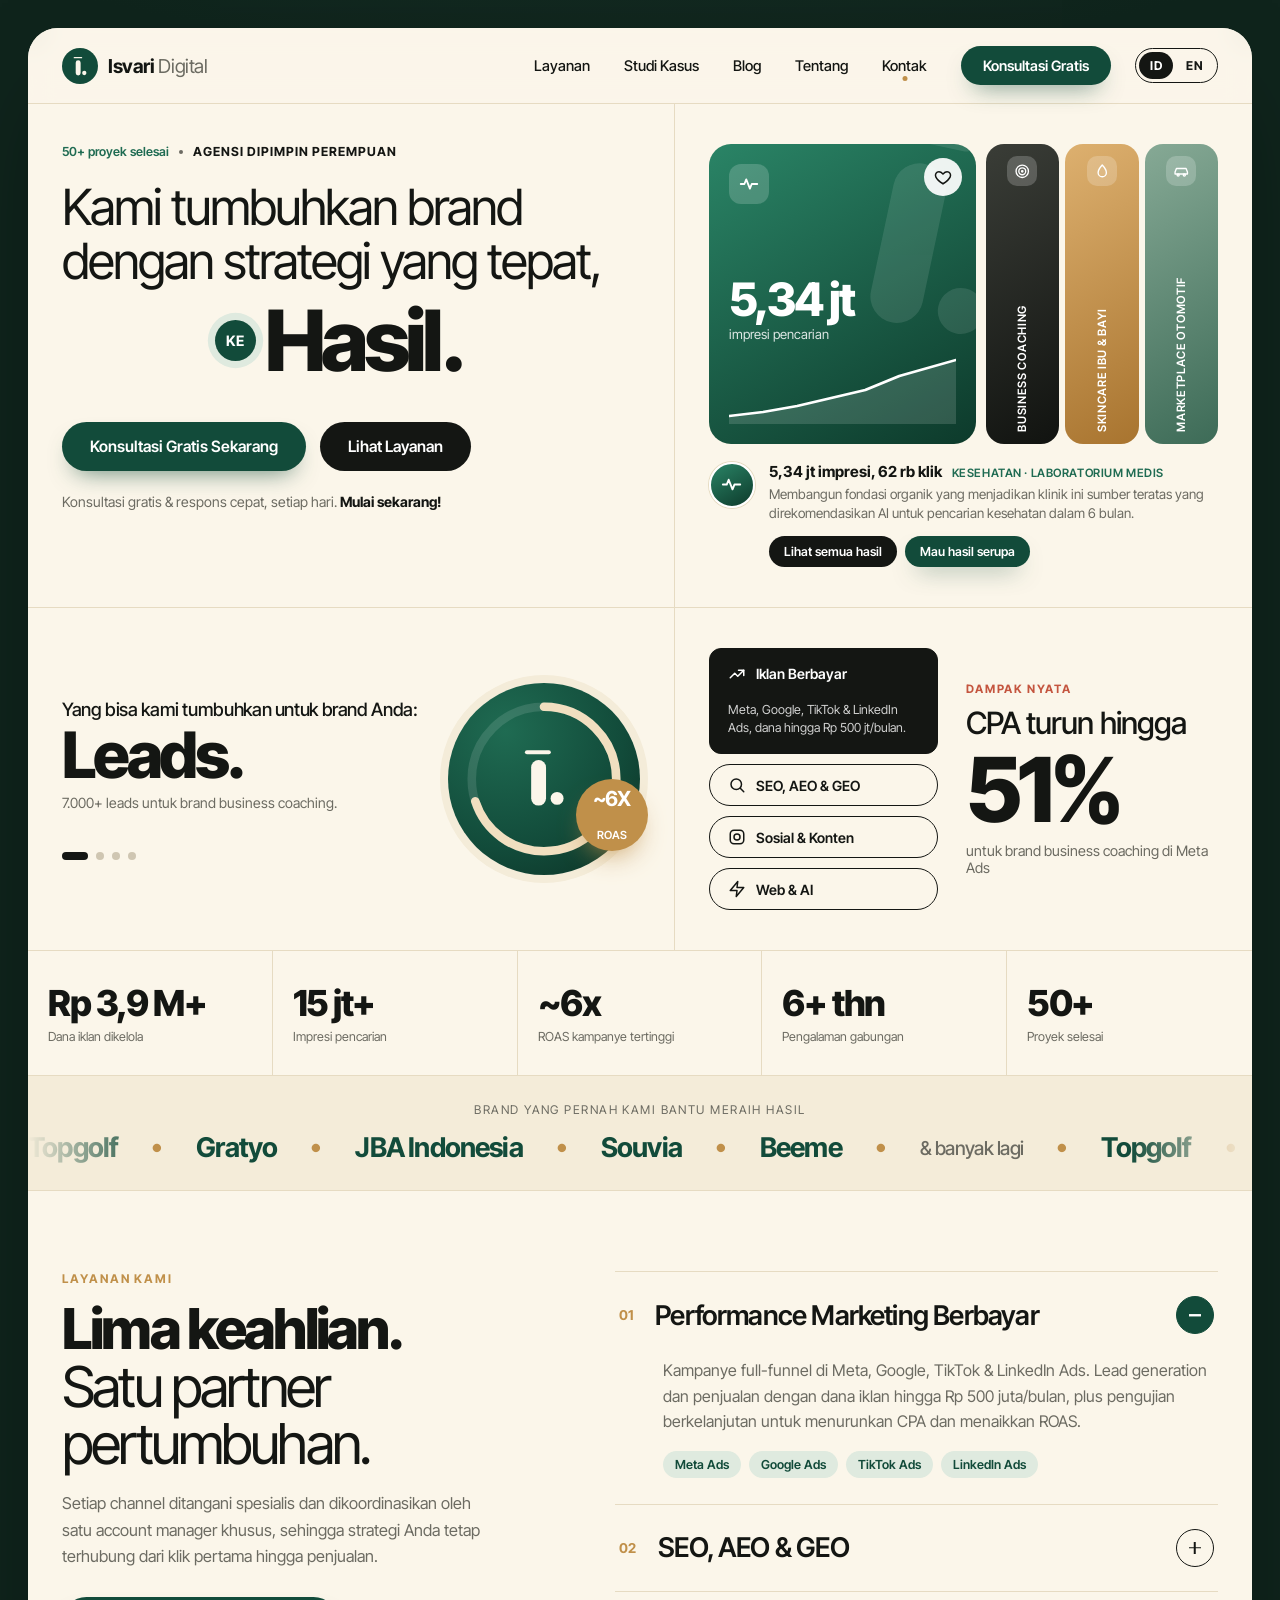
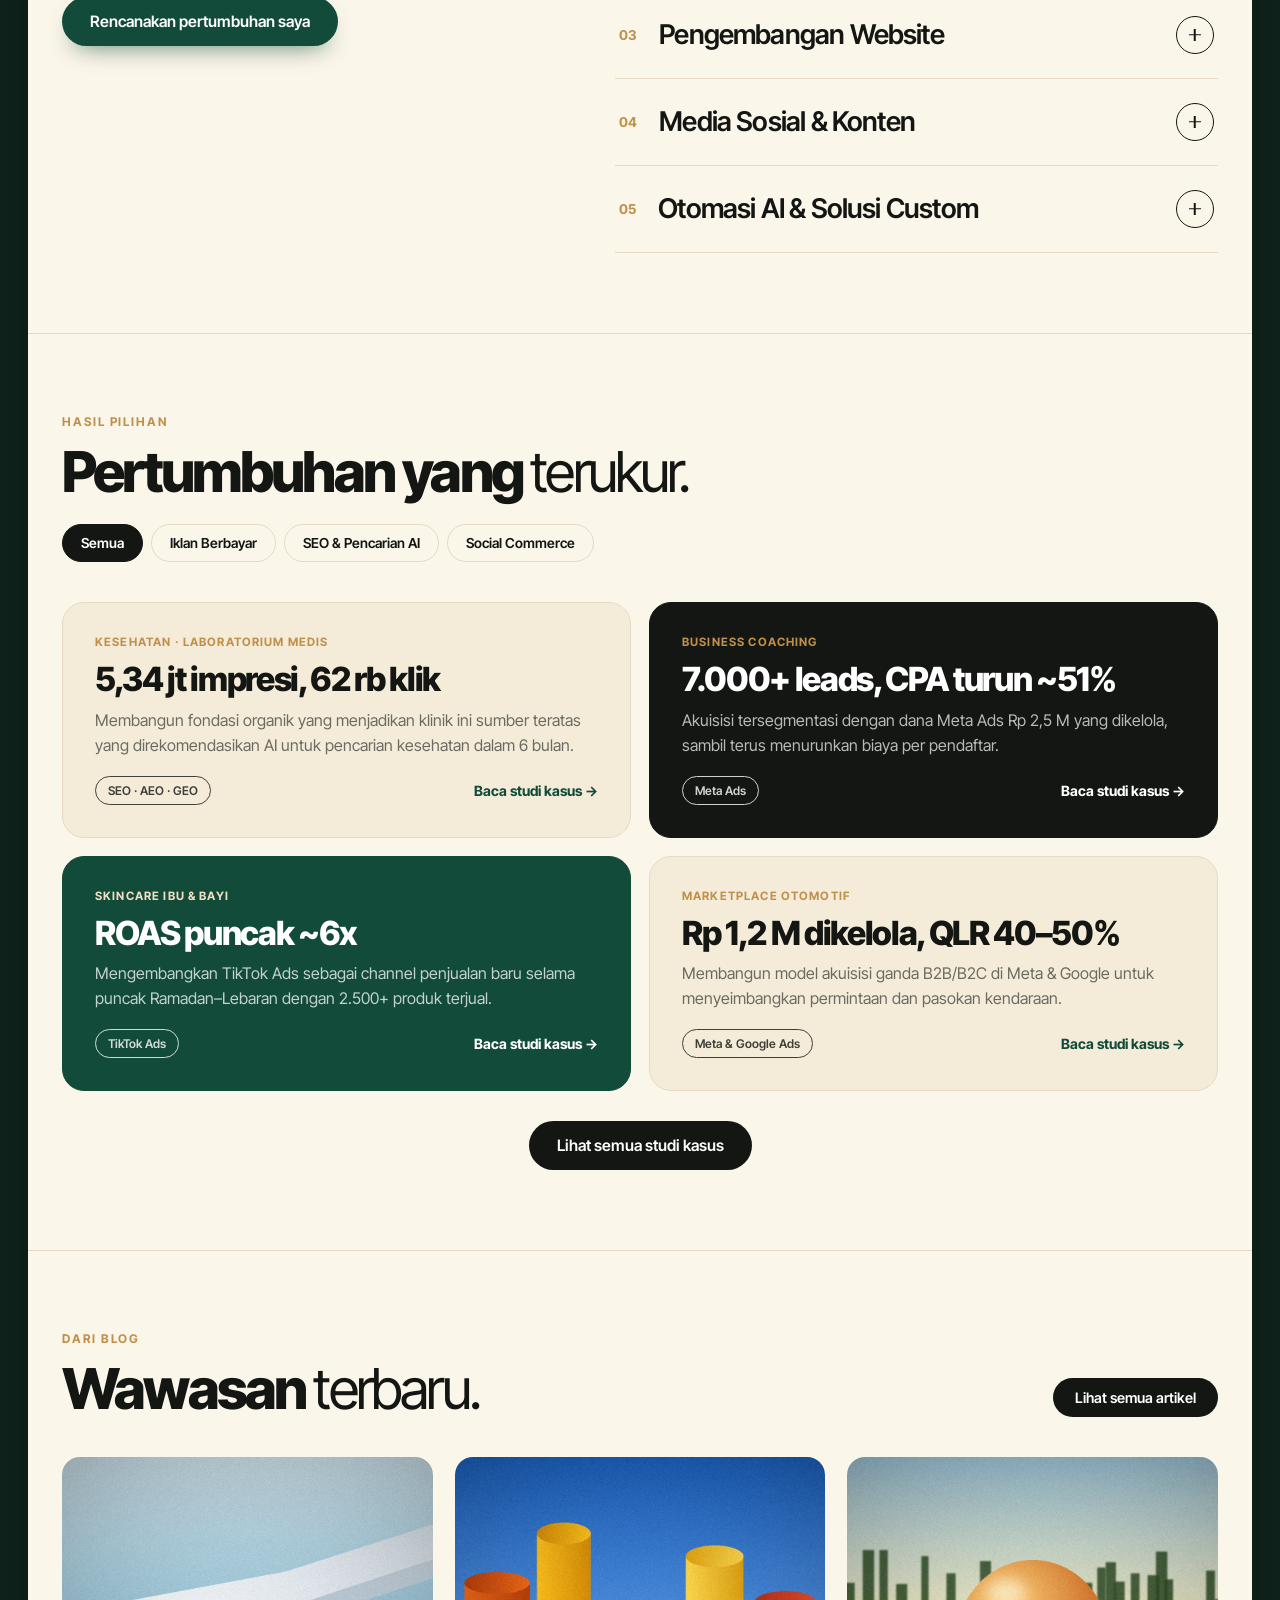
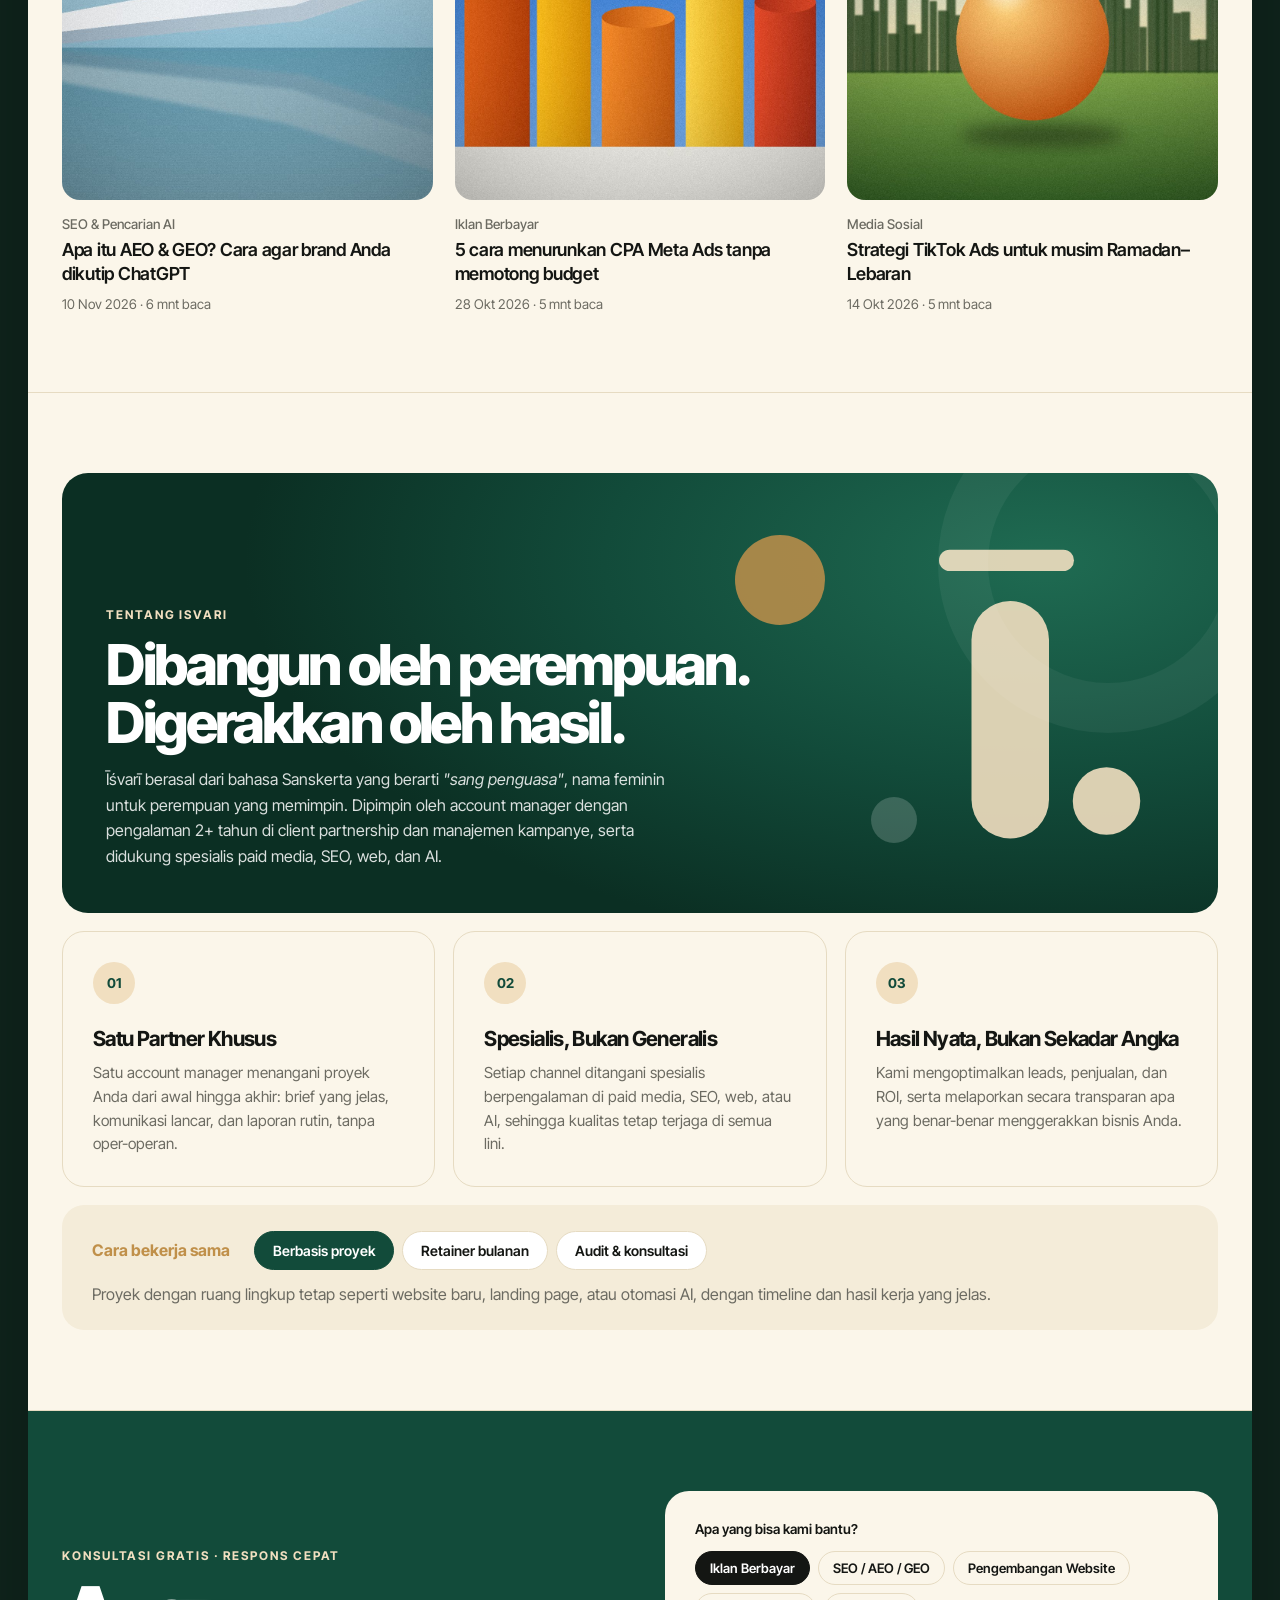
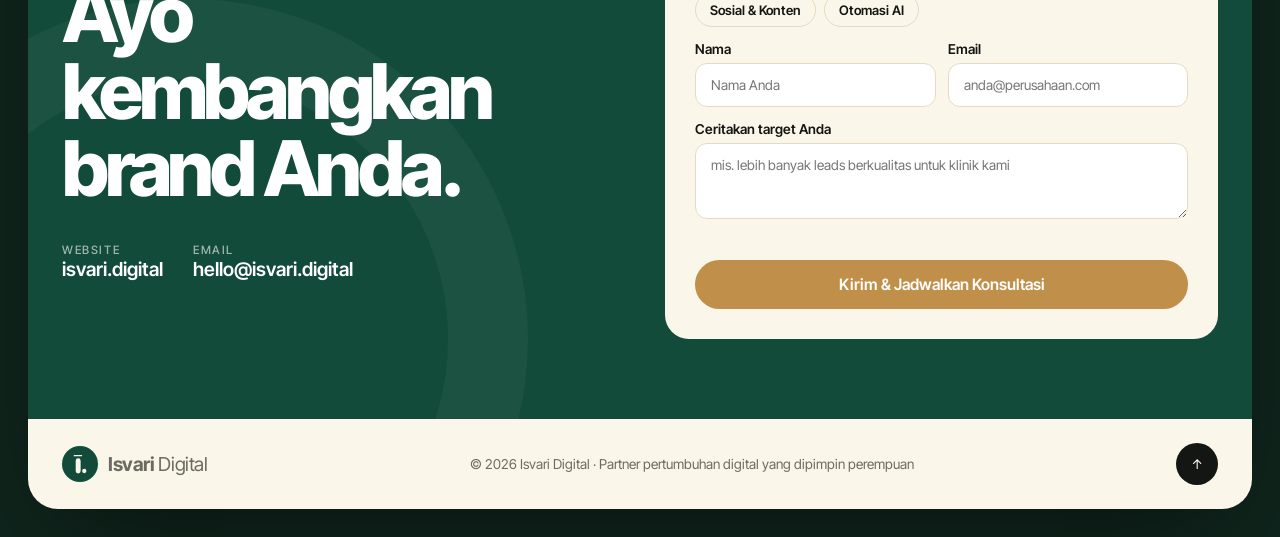
<file: v1/index.html>
<!DOCTYPE html><html><head><meta charset="utf-8"><title>Isvari Digital</title><meta name="robots" content="noindex"><script>location.replace(location.href.replace(/\/v[12]\//, "/"));</script></head><body><a href="../">Isvari Digital</a></body></html>
</file>
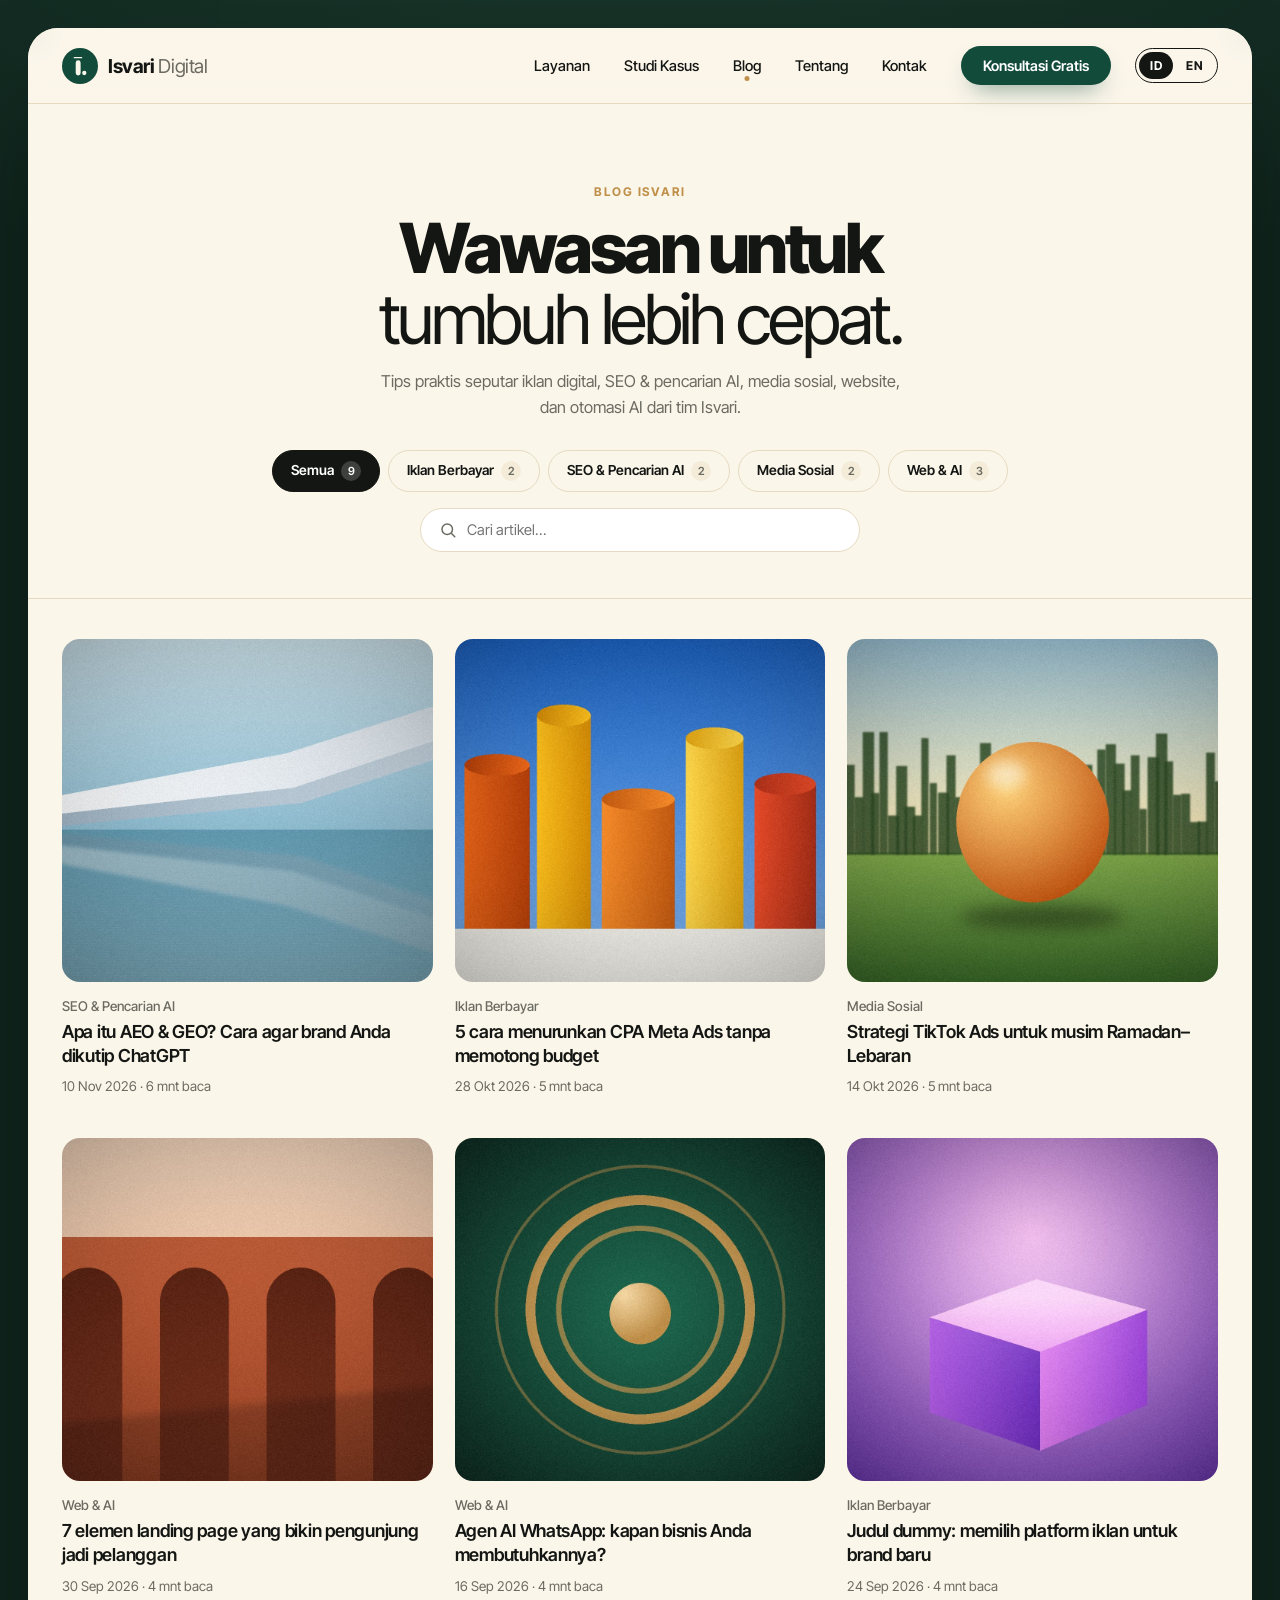
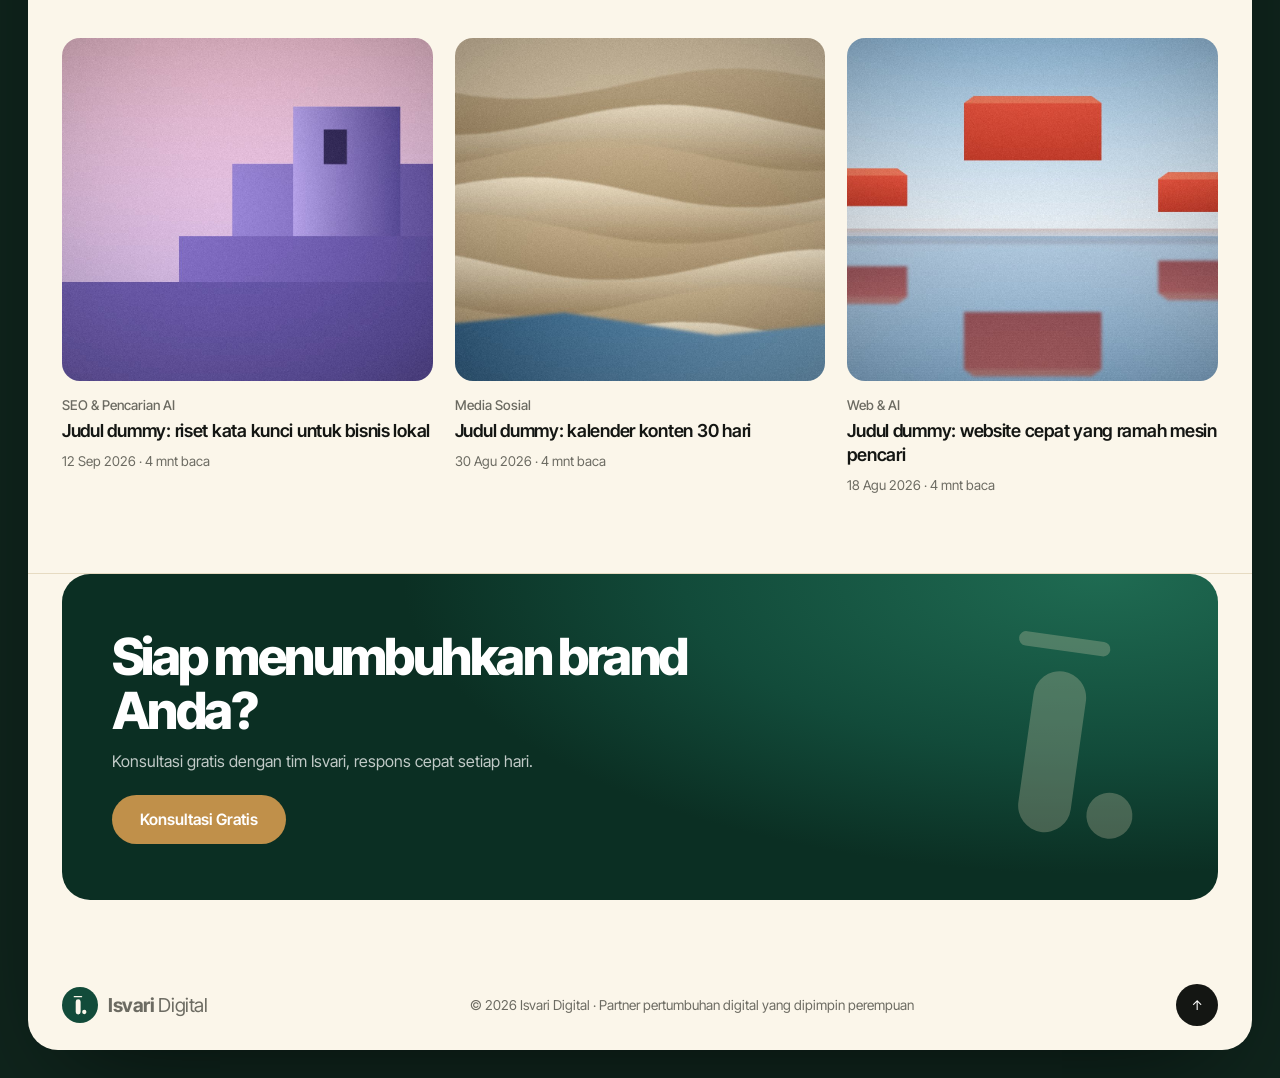
<file: v2/blog/index.html>
<!DOCTYPE html><html><head><meta charset="utf-8"><title>Isvari Digital</title><meta name="robots" content="noindex"><script>location.replace(location.href.replace(/\/v[12]\//, "/"));</script></head><body><a href="../../blog/">Isvari Digital</a></body></html>
</file>
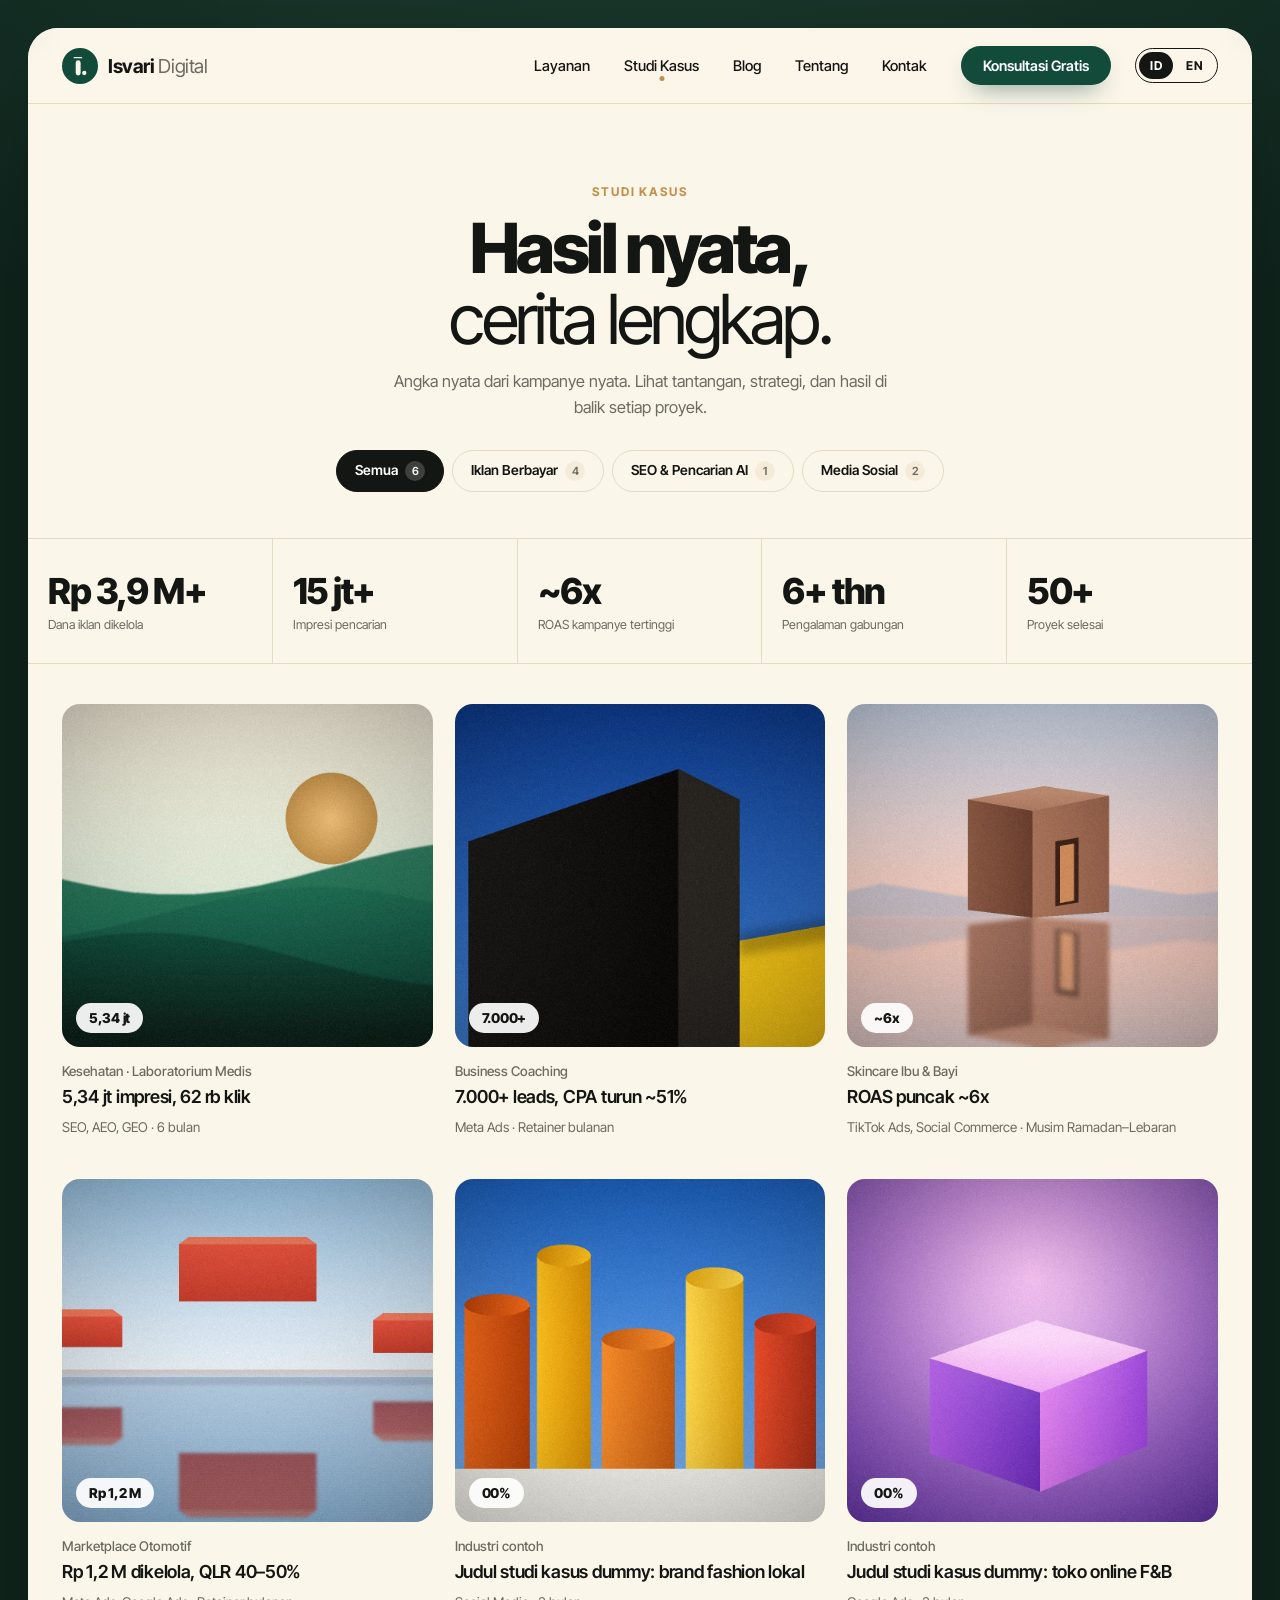
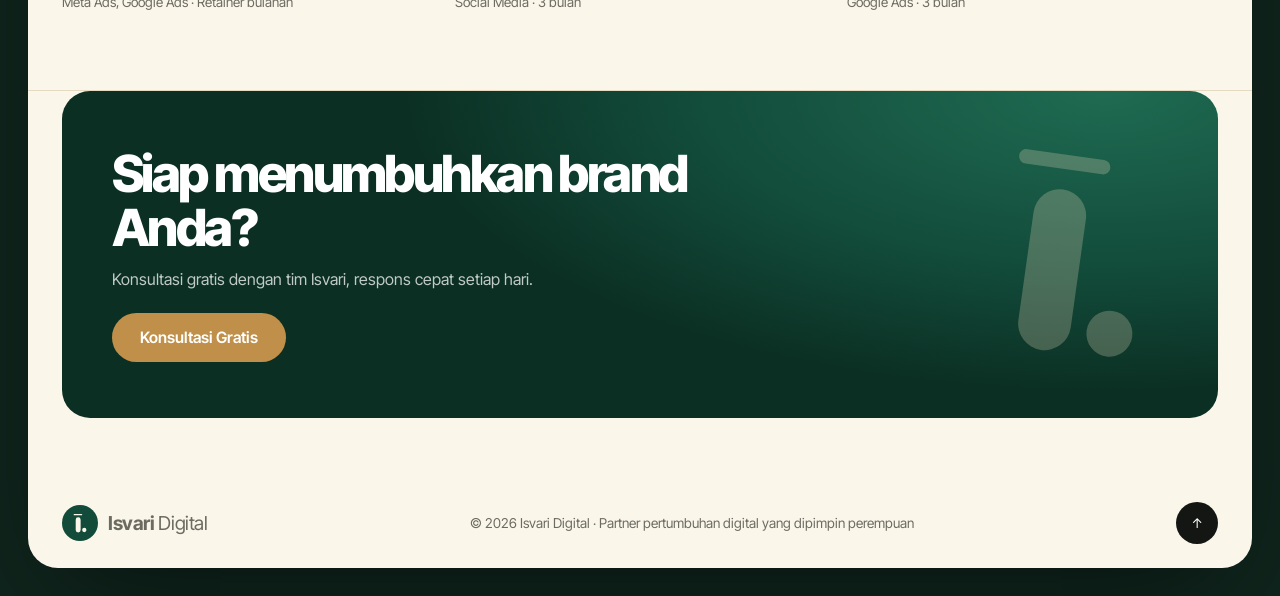
<file: v2/studi-kasus/index.html>
<!DOCTYPE html><html><head><meta charset="utf-8"><title>Isvari Digital</title><meta name="robots" content="noindex"><script>location.replace(location.href.replace(/\/v[12]\//, "/"));</script></head><body><a href="../../studi-kasus/">Isvari Digital</a></body></html>
</file>
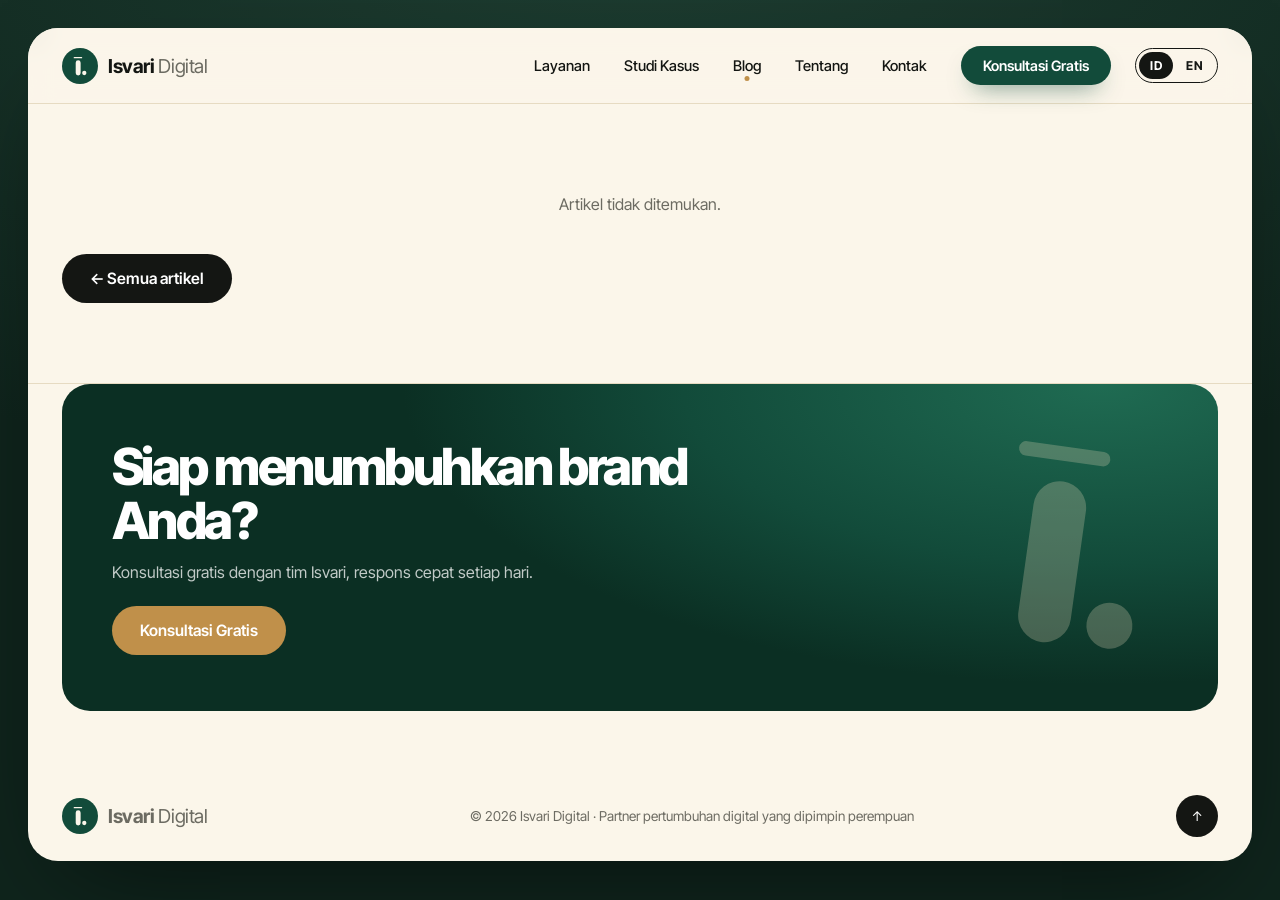
<file: blog/post.html>
<!DOCTYPE html>
<html lang="id">
<head>
  <meta charset="UTF-8" />
  <meta name="viewport" content="width=device-width, initial-scale=1.0" />
  <title>Blog | Isvari Digital</title>
  <meta name="description" content="Artikel dari blog Isvari Digital." />
  <link rel="icon" href="../assets/logo-mark.svg" type="image/svg+xml" />
  <link rel="preconnect" href="https://fonts.googleapis.com" />
  <link rel="preconnect" href="https://fonts.gstatic.com" crossorigin />
  <link href="https://fonts.googleapis.com/css2?family=Inter+Tight:wght@400;500;600;700;800&display=swap" rel="stylesheet" />
  <link rel="stylesheet" href="../styles.css" />
</head>
<body data-page="post">
<div class="progress" id="progress" aria-hidden="true"></div>
<div class="frame">
  <header class="topbar" id="top">
    <a href="../" class="brand" aria-label="Isvari Digital home">
      <span class="brand__badge"><svg viewBox="64 44 176 244" fill="currentColor" aria-hidden="true"><rect x="72" y="53" width="108" height="17" rx="8.5"/><rect x="98" y="94" width="62" height="190" rx="31"/><circle cx="206" cy="254" r="27"/></svg></span>
      <span class="brand__name">Isvari <em>Digital</em></span>
    </a>
    <nav class="topbar__nav" id="nav">
      <a href="../#services" data-t="nav.services">Layanan</a>
      <a href="../studi-kasus/" data-t="nav.cases">Studi Kasus</a>
      <a href="../blog/" class="active" aria-current="page" data-t="nav.blog">Blog</a>
      <a href="../#about" data-t="nav.about">Tentang</a>
      <a href="../#contact" data-t="nav.contact">Kontak</a>
      <a href="../#contact" class="btn btn--green btn--sm topbar__cta" data-t="nav.cta">Konsultasi Gratis</a>
    </nav>
    <div class="lang" id="lang" role="group" aria-label="Language / Bahasa"><button type="button" data-lang="id" aria-pressed="true">ID</button><button type="button" data-lang="en" aria-pressed="false">EN</button></div>
    <button class="burger" id="burger" aria-label="Buka menu" data-t-aria="ar.burger" aria-expanded="false"><span></span><span></span></button>
  </header>

  <article class="section article" id="article"></article>
  <section class="section related" id="relatedWrap">
    <h2 class="related__title" data-t="post.related">Artikel terkait</h2>
    <div class="pgrid pgrid--3" id="related"></div>
  </section>

  <section class="pcta">
    <div class="pcta__card reveal">
      <span class="pcta__mark" aria-hidden="true"><svg viewBox="64 44 176 244" fill="currentColor" aria-hidden="true"><rect x="72" y="53" width="108" height="17" rx="8.5"/><rect x="98" y="94" width="62" height="190" rx="31"/><circle cx="206" cy="254" r="27"/></svg></span>
      <h2 data-t="cta.h">Siap menumbuhkan brand Anda?</h2>
      <p data-t="cta.p">Konsultasi gratis dengan tim Isvari, respons cepat setiap hari.</p>
      <a href="../#contact" class="btn btn--gold" data-t="cta.btn">Konsultasi Gratis</a>
    </div>
  </section>

  <footer class="footer">
    <a href="../" class="brand">
      <span class="brand__badge"><svg viewBox="64 44 176 244" fill="currentColor" aria-hidden="true"><rect x="72" y="53" width="108" height="17" rx="8.5"/><rect x="98" y="94" width="62" height="190" rx="31"/><circle cx="206" cy="254" r="27"/></svg></span>
      <span class="brand__name">Isvari <em>Digital</em></span>
    </a>
    <p>&copy; <span id="year"></span> Isvari Digital · <span data-t="footer.tag">Partner pertumbuhan digital yang dipimpin perempuan</span></p>
    <a href="#top" class="totop" aria-label="Kembali ke atas" data-t-aria="ar.top">↑</a>
  </footer>
</div>

<div class="toast" id="toast" role="status" aria-live="polite"></div>
<script src="../content.js"></script>
<script src="../site.js"></script>
</body>
</html>
</file>
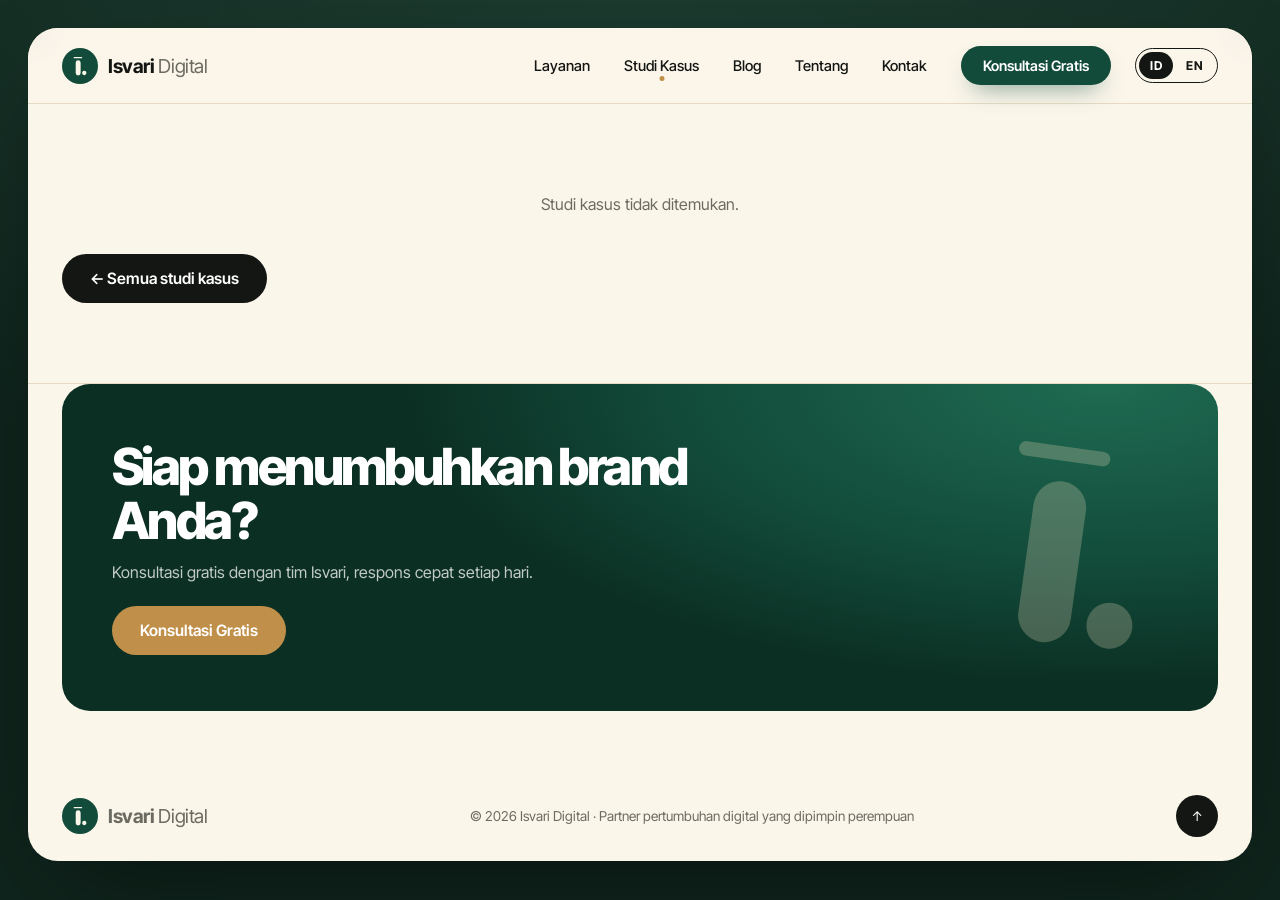
<file: studi-kasus/detail.html>
<!DOCTYPE html>
<html lang="id">
<head>
  <meta charset="UTF-8" />
  <meta name="viewport" content="width=device-width, initial-scale=1.0" />
  <title>Studi Kasus | Isvari Digital</title>
  <meta name="description" content="Studi kasus Isvari Digital." />
  <link rel="icon" href="../assets/logo-mark.svg" type="image/svg+xml" />
  <link rel="preconnect" href="https://fonts.googleapis.com" />
  <link rel="preconnect" href="https://fonts.gstatic.com" crossorigin />
  <link href="https://fonts.googleapis.com/css2?family=Inter+Tight:wght@400;500;600;700;800&display=swap" rel="stylesheet" />
  <link rel="stylesheet" href="../styles.css" />
</head>
<body data-page="case">
<div class="frame">
  <header class="topbar" id="top">
    <a href="../" class="brand" aria-label="Isvari Digital home">
      <span class="brand__badge"><svg viewBox="64 44 176 244" fill="currentColor" aria-hidden="true"><rect x="72" y="53" width="108" height="17" rx="8.5"/><rect x="98" y="94" width="62" height="190" rx="31"/><circle cx="206" cy="254" r="27"/></svg></span>
      <span class="brand__name">Isvari <em>Digital</em></span>
    </a>
    <nav class="topbar__nav" id="nav">
      <a href="../#services" data-t="nav.services">Layanan</a>
      <a href="../studi-kasus/" class="active" aria-current="page" data-t="nav.cases">Studi Kasus</a>
      <a href="../blog/" data-t="nav.blog">Blog</a>
      <a href="../#about" data-t="nav.about">Tentang</a>
      <a href="../#contact" data-t="nav.contact">Kontak</a>
      <a href="../#contact" class="btn btn--green btn--sm topbar__cta" data-t="nav.cta">Konsultasi Gratis</a>
    </nav>
    <div class="lang" id="lang" role="group" aria-label="Language / Bahasa"><button type="button" data-lang="id" aria-pressed="true">ID</button><button type="button" data-lang="en" aria-pressed="false">EN</button></div>
    <button class="burger" id="burger" aria-label="Buka menu" data-t-aria="ar.burger" aria-expanded="false"><span></span><span></span></button>
  </header>

  <article class="section casev" id="caseView"></article>

  <section class="pcta">
    <div class="pcta__card reveal">
      <span class="pcta__mark" aria-hidden="true"><svg viewBox="64 44 176 244" fill="currentColor" aria-hidden="true"><rect x="72" y="53" width="108" height="17" rx="8.5"/><rect x="98" y="94" width="62" height="190" rx="31"/><circle cx="206" cy="254" r="27"/></svg></span>
      <h2 data-t="cta.h">Siap menumbuhkan brand Anda?</h2>
      <p data-t="cta.p">Konsultasi gratis dengan tim Isvari, respons cepat setiap hari.</p>
      <a href="../#contact" class="btn btn--gold" data-t="cta.btn">Konsultasi Gratis</a>
    </div>
  </section>

  <footer class="footer">
    <a href="../" class="brand">
      <span class="brand__badge"><svg viewBox="64 44 176 244" fill="currentColor" aria-hidden="true"><rect x="72" y="53" width="108" height="17" rx="8.5"/><rect x="98" y="94" width="62" height="190" rx="31"/><circle cx="206" cy="254" r="27"/></svg></span>
      <span class="brand__name">Isvari <em>Digital</em></span>
    </a>
    <p>&copy; <span id="year"></span> Isvari Digital · <span data-t="footer.tag">Partner pertumbuhan digital yang dipimpin perempuan</span></p>
    <a href="#top" class="totop" aria-label="Kembali ke atas" data-t-aria="ar.top">↑</a>
  </footer>
</div>

<div class="toast" id="toast" role="status" aria-live="polite"></div>
<script src="../content.js"></script>
<script src="../site.js"></script>
</body>
</html>
</file>
<file: styles.css>
:root {
  --bg: #0f241c;
  --paper: #fbf6ea;
  --paper-2: #f4ecd9;
  --line: #e6dbc2;
  --green: #124b3a;
  --green-2: #1f6b52;
  --green-soft: #dfeadf;
  --gold: #c0904a;
  --gold-soft: #f1dfc0;
  --ink: #141613;
  --muted: #6c6b62;
  --radius: 22px;
  --ease: cubic-bezier(.22, .8, .2, 1);
}

* { box-sizing: border-box; margin: 0; padding: 0; }
html { scroll-behavior: smooth; scroll-padding-top: 90px; }
body {
  font-family: "Inter Tight", system-ui, sans-serif;
  background: radial-gradient(1200px 600px at 50% -10%, #1d3d31, var(--bg));
  color: var(--ink);
  -webkit-font-smoothing: antialiased;
  padding: 28px;
  min-height: 100vh;
}
img { display: block; max-width: 100%; }
a { color: inherit; text-decoration: none; }
button { font: inherit; cursor: pointer; border: 0; background: none; color: inherit; }

.frame {
  max-width: 1320px; margin: 0 auto; background: var(--paper);
  border-radius: 30px; overflow: hidden; box-shadow: 0 40px 100px -40px rgba(0,0,0,.6);
}

/* Buttons */
.btn {
  display: inline-flex; align-items: center; justify-content: center; gap: 8px;
  padding: 15px 28px; border-radius: 999px; font-weight: 600; font-size: .98rem;
  transition: transform .25s var(--ease), box-shadow .25s var(--ease), background .25s;
  white-space: nowrap;
}
.btn:hover { transform: translateY(-2px); }
.btn--green { background: var(--green); color: #fff; box-shadow: 0 12px 24px -12px rgba(18,75,58,.7); }
.btn--green:hover { background: var(--green-2); }
.btn--dark { background: var(--ink); color: #fff; }
.btn--dark:hover { background: #2b2d29; }
.btn--gold { background: var(--gold); color: #fff; }
.btn--gold:hover { background: #a97a37; }
.btn--sm { padding: 11px 22px; font-size: .9rem; }
.btn--xs { padding: 8px 15px; font-size: .78rem; }
.btn--block { width: 100%; }

/* Top bar */
.topbar {
  position: sticky; top: 0; z-index: 40; display: flex; align-items: center; justify-content: space-between;
  padding: 18px 34px; background: rgba(251,246,234,.9); backdrop-filter: blur(12px); border-bottom: 1px solid var(--line);
}
.brand { display: flex; align-items: center; gap: 10px; }
.brand__badge {
  width: 36px; height: 36px; border-radius: 50%; background: var(--green); color: var(--paper);
  display: grid; place-items: center;
}
.brand__badge svg { width: 14px; height: 20px; }
.brand__name { font-weight: 700; font-size: 1.2rem; letter-spacing: -.02em; }
.brand__name em { font-style: normal; font-weight: 400; color: var(--muted); }
.topbar__nav { display: flex; align-items: center; gap: 34px; font-size: .92rem; font-weight: 500; }
.topbar__nav a:not(.btn) { position: relative; }
.topbar__nav a:not(.btn)::after {
  content: ""; position: absolute; left: 50%; bottom: -6px; width: 5px; height: 5px; border-radius: 50%;
  background: var(--gold); transform: translateX(-50%) scale(0); transition: transform .25s var(--ease);
}
.topbar__nav a:not(.btn):hover::after, .topbar__nav a.active::after { transform: translateX(-50%) scale(1); }
.burger { display: none; width: 42px; height: 42px; border-radius: 50%; background: var(--ink); position: relative; }
.burger span { position: absolute; left: 12px; right: 12px; height: 2px; background: #fff; transition: .3s var(--ease); }
.burger span:first-child { top: 16px; } .burger span:last-child { top: 24px; }
.burger.open span:first-child { top: 20px; transform: rotate(45deg); }
.burger.open span:last-child { top: 20px; transform: rotate(-45deg); }

/* Hero bento */
.hero { display: grid; grid-template-columns: 1.12fr 1fr; border-bottom: 1px solid var(--line); }
.cell { padding: 40px 34px; }
.cell--intro, .cell--slider { border-right: 1px solid var(--line); }
.cell--intro, .cell--gallery { border-bottom: 1px solid var(--line); }

.meta { display: flex; align-items: center; gap: 10px; font-size: .78rem; margin-bottom: 22px; }
.meta__hl { color: var(--green-2); font-weight: 600; }
.meta i { width: 4px; height: 4px; border-radius: 50%; background: var(--muted); }
.meta b { text-transform: uppercase; letter-spacing: .08em; font-weight: 700; }

h1 { display: flex; flex-direction: column; color: var(--ink); }
.h1__light { font-size: clamp(2rem, 3.9vw, 3.35rem); font-weight: 400; letter-spacing: -.04em; line-height: 1.08; }
.h1__big {
  display: flex; align-items: center; flex-wrap: wrap; font-size: clamp(3rem, 6.6vw, 5.7rem);
  font-weight: 800; letter-spacing: -.055em; line-height: 1.05; margin-top: 6px;
}
.rotator { display: inline-block; overflow: hidden; height: 1.08em; vertical-align: bottom; }
.rotator span { display: inline-block; transition: transform .45s var(--ease), opacity .45s; }
.rotator span.out { transform: translateY(-100%); opacity: 0; }
.rotator span.in { transform: translateY(100%); opacity: 0; transition: none; }
.h1__dot {
  display: inline-grid; place-items: center; width: 2.9em; height: 2.9em; margin: 0 .6em; border-radius: 50%;
  background: var(--green); color: #fff; font-size: .17em; letter-spacing: .05em; font-weight: 700;
  box-shadow: 0 0 0 .5em var(--green-soft); animation: pulse 2.6s ease-in-out infinite;
}
@keyframes pulse { 0%,100% { box-shadow: 0 0 0 .5em var(--green-soft); } 50% { box-shadow: 0 0 0 1.1em rgba(31,107,82,.15); } }
.intro__cta { display: flex; flex-wrap: wrap; gap: 14px; margin: 36px 0 22px; }
.intro__note { font-size: .88rem; color: var(--muted); }
.intro__note b { color: var(--ink); }

/* Gallery */
.gallery { display: grid; grid-template-columns: 1.15fr 1fr; gap: 10px; height: 300px; }
.gallery__main { position: relative; border-radius: var(--radius); overflow: hidden; background: var(--paper-2); }
.visual {
  position: absolute; inset: 0; padding: 20px; color: #fff; display: flex; flex-direction: column;
  background: var(--g); transition: opacity .35s, transform .6s var(--ease); overflow: hidden;
}
.visual.fade { opacity: 0; transform: scale(1.04); }
.visual__mark { position: absolute; right: -30px; top: -20px; width: 150px; opacity: .1; transform: rotate(12deg); transition: transform .8s var(--ease); }
.gallery__main:hover .visual__mark { transform: rotate(0deg) scale(1.08); }
.visual__ico { width: 40px; height: 40px; border-radius: 12px; background: rgba(255,255,255,.18); display: grid; place-items: center; }
.visual__ico svg, .story__avatar svg, .strip__ico svg { width: 55%; height: 55%; fill: none; stroke: currentColor; stroke-width: 2; stroke-linecap: round; stroke-linejoin: round; }
.visual__big { margin-top: auto; font-size: clamp(2.2rem, 3.6vw, 3rem); font-weight: 800; letter-spacing: -.05em; line-height: 1; position: relative; }
.visual__unit { font-size: .82rem; opacity: .85; margin-top: 4px; position: relative; }
.visual__chart { width: 100%; height: 70px; margin-top: 12px; position: relative; }
.visual__chart .ln { fill: none; stroke: #fff; stroke-width: 2.5; stroke-linecap: round; stroke-linejoin: round; stroke-dasharray: 400; stroke-dashoffset: 400; animation: draw 1.4s var(--ease) forwards .2s; }
.visual__chart .ar { fill: rgba(255,255,255,.14); }
.visual__chart rect { fill: rgba(255,255,255,.85); transform-origin: bottom; transform-box: fill-box; animation: grow .9s var(--ease) backwards; }
@keyframes draw { to { stroke-dashoffset: 0; } }
@keyframes grow { from { transform: scaleY(0); } }
.heart {
  position: absolute; top: 14px; right: 14px; width: 38px; height: 38px; border-radius: 50%;
  background: rgba(255,255,255,.92); display: grid; place-items: center; transition: transform .2s var(--ease);
}
.heart svg { width: 18px; height: 18px; fill: none; stroke: var(--ink); stroke-width: 2; transition: .2s; }
.heart:hover { transform: scale(1.1); }
.heart.liked svg { fill: #e0485e; stroke: #e0485e; }
.heart.pop { animation: pop .4s var(--ease); }
@keyframes pop { 50% { transform: scale(1.35); } }
.gallery__strips { display: flex; gap: 6px; }
.strip {
  flex: 1; border-radius: 18px; overflow: hidden; position: relative; transition: flex .45s var(--ease);
}
.strip { background: var(--g); color: #fff; }
.strip__ico { position: absolute; top: 12px; left: 50%; transform: translateX(-50%); width: 30px; height: 30px; border-radius: 10px; background: rgba(255,255,255,.2); display: grid; place-items: center; }
.strip__num { position: absolute; top: 50px; left: 0; right: 0; text-align: center; font-weight: 800; font-size: .95rem; letter-spacing: -.03em; opacity: 0; transition: opacity .3s; }
.strip:hover .strip__num { opacity: 1; }
.strip::after {
  content: attr(data-label); position: absolute; left: 50%; bottom: 12px; transform: translateX(-50%) rotate(180deg);
  writing-mode: vertical-rl; color: #fff; font-size: .72rem; font-weight: 600; letter-spacing: .06em; text-transform: uppercase;
  white-space: nowrap;
}
.strip:hover { flex: 1.7; }
.gallery__strips:hover .strip:not(:hover) { flex: .8; }

.story { display: flex; gap: 14px; margin-top: 18px; }
.story__avatar { width: 46px; height: 46px; border-radius: 50%; flex: none; background: var(--g); color: #fff; display: grid; place-items: center; border: 2px solid #fff; box-shadow: 0 0 0 1px var(--line); transition: background .3s; }
.story__head { display: flex; align-items: baseline; flex-wrap: wrap; gap: 4px 10px; font-size: .95rem; }
.story__head span { font-size: .72rem; color: var(--green-2); font-weight: 600; text-transform: uppercase; letter-spacing: .05em; }
.story__desc { font-size: .84rem; color: var(--muted); margin: 4px 0 12px; line-height: 1.45; max-width: 460px; }
.story__cta { display: flex; gap: 8px; flex-wrap: wrap; }
.story__body { transition: opacity .3s; }
.story__body.fade { opacity: 0; }

/* Slider */
.cell--slider { display: grid; grid-template-columns: 1fr auto; gap: 24px; align-items: center; }
.slider__lead { font-size: 1.15rem; font-weight: 500; letter-spacing: -.02em; }
.slider__word { font-size: clamp(2.8rem, 5vw, 4.2rem); font-weight: 800; letter-spacing: -.055em; line-height: 1.1; height: 1.15em; overflow: hidden; }
.slider__word span { display: inline-block; transition: transform .45s var(--ease), opacity .45s; }
.slider__word span.out { transform: translateY(-60%); opacity: 0; }
.slider__sub { font-size: .88rem; color: var(--muted); min-height: 2.6em; max-width: 300px; transition: opacity .3s; }
.dots { display: flex; gap: 8px; margin-top: 22px; }
.dot { width: 8px; height: 8px; border-radius: 999px; background: #cfc6b2; transition: width .35s var(--ease), background .3s; }
.dot.active { width: 26px; background: var(--ink); }
.circle { position: relative; width: clamp(170px, 15vw, 210px); aspect-ratio: 1; }
.circle__art {
  position: relative; width: 100%; height: 100%; border-radius: 50%; box-shadow: 0 0 0 8px var(--paper-2);
  background: radial-gradient(circle at 30% 25%, var(--green-2), var(--green) 60%, #0b2f23); display: grid; place-items: center;
}
.ring { position: absolute; inset: 10px; width: calc(100% - 20px); height: calc(100% - 20px); transform: rotate(-90deg); }
.ring circle { fill: none; stroke-width: 10; stroke-linecap: round; }
.ring__bg { stroke: rgba(255,255,255,.12); }
.ring__fg { stroke: var(--gold-soft); stroke-dasharray: 100; stroke-dashoffset: 30; transition: stroke-dashoffset 1s var(--ease); }
.circle__logo { width: 22%; color: var(--paper); }
.circle__badge {
  position: absolute; right: -8px; top: 50%; display: grid; place-items: center; width: 72px; height: 72px; border-radius: 50%;
  background: var(--gold); color: #fff; font-size: .7rem; font-weight: 600; line-height: 1; text-transform: uppercase;
  box-shadow: 0 14px 28px -12px rgba(192,144,74,.9); animation: float 4s ease-in-out infinite;
}
.circle__badge b { font-size: 1.3rem; display: block; letter-spacing: -.03em; }
@keyframes float { 0%,100% { transform: translateY(-50%) rotate(-6deg); } 50% { transform: translateY(-62%) rotate(6deg); } }

/* Impact */
.cell--impact { display: grid; grid-template-columns: minmax(200px, 1fr) 1.1fr; gap: 28px; align-items: center; }
.pills { display: flex; flex-direction: column; gap: 10px; }
.pill {
  text-align: left; border: 1.5px solid var(--ink); border-radius: 999px; padding: 11px 18px; font-size: .88rem; font-weight: 600;
  display: flex; align-items: center; gap: 10px; transition: all .35s var(--ease);
}
.pill__ico { width: 18px; height: 18px; flex: none; }
.pill__ico svg { width: 100%; height: 100%; fill: none; stroke: currentColor; stroke-width: 2; stroke-linecap: round; stroke-linejoin: round; }
.pill__desc { display: none; font-size: .78rem; font-weight: 400; line-height: 1.45; opacity: .8; margin-top: 8px; }
.pill:hover { background: var(--paper-2); }
.pill.active { background: var(--ink); color: #fff; border-radius: 12px; flex-wrap: wrap; padding: 16px 18px; }
.pill.active .pill__desc { display: block; flex-basis: 100%; }
.impact__label { color: #c4553f; font-size: .72rem; font-weight: 700; letter-spacing: .14em; text-transform: uppercase; margin-bottom: 8px; }
.impact__title { font-size: clamp(1.5rem, 2.4vw, 2rem); font-weight: 500; letter-spacing: -.03em; }
.impact__num { font-size: clamp(3.8rem, 7vw, 5.6rem); font-weight: 800; letter-spacing: -.06em; line-height: 1; margin: 4px 0 8px; }
.impact__cap { color: var(--muted); font-size: .9rem; }

/* Stats */
.stats { display: grid; grid-template-columns: repeat(5, 1fr); border-bottom: 1px solid var(--line); }
.stat { padding: 30px 20px; border-right: 1px solid var(--line); transition: background .3s; }
.stat:last-child { border-right: 0; }
.stat:hover { background: var(--paper-2); }
.stat b { display: block; font-size: clamp(1.7rem, 2.8vw, 2.4rem); font-weight: 800; letter-spacing: -.04em; }
.stat span { font-size: .78rem; color: var(--muted); }

/* Marquee */
.marquee { padding: 26px 0; border-bottom: 1px solid var(--line); overflow: hidden; background: var(--paper-2); }
.marquee__label { text-align: center; font-size: .75rem; color: var(--muted); letter-spacing: .12em; text-transform: uppercase; margin-bottom: 14px; }
.marquee__track { overflow: hidden; mask-image: linear-gradient(90deg, transparent, #000 10%, #000 90%, transparent); }
.marquee__row { display: flex; align-items: center; gap: 34px; width: max-content; animation: scroll 26s linear infinite; }
.marquee__row span { font-size: 1.7rem; font-weight: 700; letter-spacing: -.03em; color: var(--green); }
.marquee__row .muted { color: var(--muted); font-weight: 500; font-size: 1.2rem; }
.marquee__row i { color: var(--gold); font-style: normal; font-size: .7rem; }
.marquee:hover .marquee__row { animation-play-state: paused; }
@keyframes scroll { to { transform: translateX(-50%); } }

/* Sections */
.section { padding: 80px 34px; border-bottom: 1px solid var(--line); }
.kicker { font-size: .75rem; font-weight: 700; letter-spacing: .16em; text-transform: uppercase; color: var(--gold); margin-bottom: 14px; }
.kicker--light { color: var(--gold-soft); }
.h2 { font-size: clamp(2.2rem, 4.4vw, 3.6rem); font-weight: 800; letter-spacing: -.05em; line-height: 1.02; }
.h2 .light { font-weight: 400; }
.h2--light { color: #fff; }
.lead { color: var(--muted); font-size: 1.02rem; line-height: 1.6; margin: 18px 0 28px; max-width: 420px; }

/* Services accordion */
.services { display: grid; grid-template-columns: .9fr 1.1fr; gap: 60px; align-items: start; }
.services__intro { position: sticky; top: 110px; }
.acc { border-top: 1px solid var(--line); }
.acc:last-child { border-bottom: 1px solid var(--line); }
.acc__head { width: 100%; display: flex; align-items: center; gap: 22px; padding: 24px 4px; text-align: left; }
.acc__num { font-size: .85rem; font-weight: 700; color: var(--gold); }
.acc__title { flex: 1; font-size: clamp(1.25rem, 2.2vw, 1.7rem); font-weight: 600; letter-spacing: -.03em; transition: transform .3s var(--ease); }
.acc__head:hover .acc__title { transform: translateX(6px); }
.acc__icon { width: 38px; height: 38px; border-radius: 50%; border: 1.5px solid var(--ink); position: relative; flex: none; transition: .3s var(--ease); }
.acc__icon::before, .acc__icon::after { content: ""; position: absolute; left: 50%; top: 50%; width: 12px; height: 1.5px; background: currentColor; transform: translate(-50%,-50%); transition: .3s var(--ease); }
.acc__icon::after { transform: translate(-50%,-50%) rotate(90deg); }
.acc.open .acc__icon { background: var(--green); border-color: var(--green); color: #fff; }
.acc.open .acc__icon::after { transform: translate(-50%,-50%) rotate(0); }
.acc__body { display: grid; grid-template-rows: 0fr; transition: grid-template-rows .45s var(--ease); }
.acc__body > div { overflow: hidden; padding-left: 48px; }
.acc.open .acc__body { grid-template-rows: 1fr; }
.acc__body p { color: var(--muted); line-height: 1.6; max-width: 560px; }
.tags { display: flex; flex-wrap: wrap; gap: 8px; margin: 16px 0 26px; }
.tags span { font-size: .78rem; font-weight: 600; padding: 6px 12px; border-radius: 999px; background: var(--green-soft); color: var(--green); }

/* Results */
.results__head { display: flex; justify-content: space-between; align-items: flex-end; gap: 24px; flex-wrap: wrap; margin-bottom: 40px; }
.filters { display: flex; flex-wrap: wrap; gap: 8px; }
.filter { padding: 10px 18px; border-radius: 999px; border: 1.5px solid var(--line); font-size: .86rem; font-weight: 600; transition: .25s; }
.filter:hover { border-color: var(--ink); }
.filter.active { background: var(--ink); border-color: var(--ink); color: #fff; }
.results__grid { display: grid; grid-template-columns: repeat(2, 1fr); gap: 18px; }
.rcard {
  position: relative; padding: 32px; border-radius: var(--radius); background: var(--paper-2); border: 1px solid var(--line);
  transition: transform .4s var(--ease), opacity .4s, box-shadow .4s; min-height: 230px; display: flex; flex-direction: column;
}
.rcard:hover { transform: translateY(-6px); box-shadow: 0 24px 40px -26px rgba(0,0,0,.4); }
.rcard.hidden { display: none; }
.rcard__tag { font-size: .72rem; font-weight: 700; letter-spacing: .1em; text-transform: uppercase; color: var(--gold); }
.rcard h3 { font-size: clamp(1.6rem, 2.6vw, 2.2rem); font-weight: 800; letter-spacing: -.04em; line-height: 1.1; margin: 12px 0 10px; }
.rcard p { color: var(--muted); line-height: 1.55; flex: 1; }
.rcard__chip { align-self: flex-start; margin-top: 18px; font-size: .75rem; font-weight: 600; padding: 6px 12px; border-radius: 999px; border: 1px solid currentColor; opacity: .8; }
.rcard--dark { background: var(--ink); border-color: var(--ink); color: #fff; }
.rcard--dark p { color: rgba(255,255,255,.7); }
.rcard--green { background: var(--green); border-color: var(--green); color: #fff; }
.rcard--green p { color: rgba(255,255,255,.75); }
.rcard--green .rcard__tag { color: var(--gold-soft); }

/* About */
.about__hero { position: relative; border-radius: 26px; overflow: hidden; min-height: 440px; display: flex; align-items: flex-end; }
.about__art { position: absolute; inset: 0; background: radial-gradient(800px 400px at 85% 20%, var(--green-2), var(--green) 55%, #0b2f23); overflow: hidden; }
.about__mark { position: absolute; right: 6%; top: 50%; width: 220px; color: var(--gold-soft); opacity: .9; transform: translateY(-50%); transition: transform 1.2s var(--ease); }
.about__hero:hover .about__mark { transform: translateY(-50%) rotate(-6deg) scale(1.05); }
.orb { position: absolute; border-radius: 50%; animation: drift 9s ease-in-out infinite; }
.orb--1 { width: 340px; height: 340px; right: -60px; top: -80px; border: 50px solid rgba(255,255,255,.05); }
.orb--2 { width: 90px; height: 90px; right: 34%; top: 14%; background: var(--gold); opacity: .85; animation-delay: -3s; }
.orb--3 { width: 46px; height: 46px; right: 26%; bottom: 16%; background: rgba(255,255,255,.18); animation-delay: -6s; }
@keyframes drift { 0%,100% { transform: translate(0,0); } 50% { transform: translate(-14px, 12px); } }
.about__overlay {
  position: relative; padding: 44px; max-width: 640px; color: rgba(255,255,255,.85);
  width: 100%; max-width: none;
}
.about__overlay p:last-child { max-width: 560px; margin-top: 16px; line-height: 1.6; }
.why { display: grid; grid-template-columns: repeat(3, 1fr); gap: 18px; margin-top: 18px; }
.why__card { padding: 30px; border-radius: var(--radius); border: 1px solid var(--line); transition: .35s var(--ease); }
.why__card:hover { background: var(--green); color: #fff; border-color: var(--green); transform: translateY(-4px); }
.why__card:hover p { color: rgba(255,255,255,.75); }
.why__card:hover .why__icon { background: var(--gold); color: #fff; }
.why__icon { display: inline-grid; place-items: center; width: 42px; height: 42px; border-radius: 50%; background: var(--gold-soft); color: var(--green); font-weight: 700; font-size: .85rem; margin-bottom: 22px; transition: .35s; }
.why__card h3 { font-size: 1.3rem; letter-spacing: -.03em; margin-bottom: 10px; }
.why__card p { color: var(--muted); line-height: 1.55; font-size: .95rem; transition: color .35s; }
.engage { margin-top: 18px; padding: 26px 30px; border-radius: var(--radius); background: var(--paper-2); display: grid; grid-template-columns: auto 1fr; gap: 14px 24px; align-items: center; }
.engage__label { font-weight: 700; color: var(--gold); }
.engage__tabs { display: flex; flex-wrap: wrap; gap: 8px; }
.etab { padding: 10px 18px; border-radius: 999px; font-weight: 600; font-size: .88rem; background: #fff; border: 1px solid var(--line); transition: .25s; }
.etab.active { background: var(--green); color: #fff; border-color: var(--green); }
.engage__desc { grid-column: 1 / -1; color: var(--muted); transition: opacity .25s; }

/* Contact */
.contact { display: grid; grid-template-columns: 1fr 1fr; gap: 50px; padding: 80px 34px; background: var(--green); color: #fff; align-items: center; position: relative; overflow: hidden; }
.contact::before { content: ""; position: absolute; width: 520px; height: 520px; border-radius: 50%; border: 80px solid rgba(255,255,255,.04); left: -180px; bottom: -260px; }
.contact__title { font-size: clamp(2.8rem, 6vw, 5rem); font-weight: 800; letter-spacing: -.055em; line-height: 1; }
.contact__links { display: flex; flex-wrap: wrap; gap: 30px; margin-top: 36px; }
.contact__links a { font-size: 1.2rem; font-weight: 600; display: flex; flex-direction: column; transition: color .2s; }
.contact__links a:hover { color: var(--gold-soft); }
.contact__links span { font-size: .72rem; text-transform: uppercase; letter-spacing: .14em; opacity: .6; font-weight: 500; }
.form { position: relative; background: var(--paper); color: var(--ink); padding: 30px; border-radius: 24px; }
.form__step { display: grid; gap: 14px; }
.form__label, .form label { font-size: .85rem; font-weight: 600; }
.form label { display: grid; gap: 6px; }
.choice { display: flex; flex-wrap: wrap; gap: 8px; }
.choice button { padding: 8px 14px; border-radius: 999px; border: 1.5px solid var(--line); font-size: .82rem; font-weight: 600; transition: .2s; }
.choice button.active { background: var(--ink); color: #fff; border-color: var(--ink); }
.form__row { display: grid; grid-template-columns: 1fr 1fr; gap: 12px; }
.form input, .form textarea {
  font: inherit; font-weight: 400; padding: 13px 15px; border-radius: 12px; border: 1.5px solid var(--line); background: #fff; resize: vertical; transition: border-color .2s, box-shadow .2s;
}
.form input:focus, .form textarea:focus { outline: none; border-color: var(--green-2); box-shadow: 0 0 0 4px rgba(31,107,82,.12); }
.form input.invalid { border-color: #c4553f; }
.form__error { color: #c4553f; font-size: .82rem; min-height: 1em; }
.form__done { text-align: center; padding: 30px 10px; display: grid; justify-items: center; gap: 10px; }
.form__done[hidden] { display: none; }
.form__check { width: 64px; height: 64px; border-radius: 50%; background: var(--green); color: #fff; display: grid; place-items: center; font-size: 1.8rem; animation: pop .5s var(--ease); }
.form__done h3 { font-size: 1.6rem; letter-spacing: -.03em; }
.form__done p { color: var(--muted); max-width: 320px; }

/* Footer */
.footer { display: flex; align-items: center; justify-content: space-between; gap: 16px; flex-wrap: wrap; padding: 24px 34px; font-size: .85rem; color: var(--muted); }
.totop { width: 42px; height: 42px; border-radius: 50%; background: var(--ink); color: #fff; display: grid; place-items: center; transition: transform .25s var(--ease); }
.totop:hover { transform: translateY(-3px); }

/* Toast */
.toast {
  position: fixed; left: 50%; bottom: 28px; transform: translate(-50%, 20px); background: var(--ink); color: #fff; padding: 12px 20px;
  border-radius: 999px; font-size: .88rem; font-weight: 500; opacity: 0; pointer-events: none; transition: .35s var(--ease); z-index: 60;
}
.toast.show { opacity: 1; transform: translate(-50%, 0); }

/* Reveal */
.reveal { opacity: 0; transform: translateY(22px); transition: opacity .8s var(--ease), transform .8s var(--ease); }
.reveal.visible { opacity: 1; transform: none; }

/* Responsive */
@media (max-width: 1080px) {
  .hero { grid-template-columns: 1fr; }
  .cell--intro, .cell--slider { border-right: 0; }
  .cell--slider { border-bottom: 1px solid var(--line); }
  .services { grid-template-columns: 1fr; gap: 30px; }
  .services__intro { position: static; }
  .stats { grid-template-columns: repeat(3, 1fr); }
  .stat:nth-child(3) { border-right: 0; }
  .stat:nth-child(-n+3) { border-bottom: 1px solid var(--line); }
  .contact { grid-template-columns: 1fr; }
}
@media (max-width: 760px) {
  body { padding: 0; }
  .frame { border-radius: 0; }
  .topbar { padding: 14px 20px; }
  .burger { display: block; }
  .topbar__nav {
    position: absolute; top: 100%; left: 0; right: 0; flex-direction: column; align-items: flex-start; gap: 20px; padding: 24px 20px 28px;
    background: var(--paper); border-bottom: 1px solid var(--line); opacity: 0; transform: translateY(-8px); pointer-events: none; transition: .3s var(--ease);
  }
  .topbar__nav.open { opacity: 1; transform: none; pointer-events: auto; }
  .topbar__nav a:not(.btn) { font-size: 1.15rem; }
  .cell, .section, .contact { padding-left: 20px; padding-right: 20px; }
  .cell { padding-top: 32px; padding-bottom: 32px; }
  .section, .contact { padding-top: 60px; padding-bottom: 60px; }
  .gallery { height: 260px; }
  .cell--slider { grid-template-columns: 1fr; }
  .circle { justify-self: center; width: 200px; }
  .cell--impact { grid-template-columns: 1fr; }
  .stats { grid-template-columns: repeat(2, 1fr); }
  .stat { border-bottom: 1px solid var(--line); }
  .stat:nth-child(3) { border-right: 1px solid var(--line); }
  .stat:nth-child(2n) { border-right: 0; }
  .stat:last-child { grid-column: span 2; border-bottom: 0; }
  .results__grid, .why, .form__row { grid-template-columns: 1fr; }
  .engage { grid-template-columns: 1fr; }
  .acc__body > div { padding-left: 0; }
  .about__overlay { padding: 28px 22px; }
  .about__hero { min-height: 520px; align-items: flex-end; }
  .about__mark { top: 22%; width: 120px; right: 10%; }
}
@media (prefers-reduced-motion: reduce) {
  *, *::before, *::after { animation: none !important; transition: none !important; }
  .reveal { opacity: 1; transform: none; }
  .visual__chart .ln { stroke-dashoffset: 0; }
}

/* Language switcher */
.topbar__nav { margin-left: auto; }
.lang { display: flex; gap: 2px; padding: 3px; margin-left: 24px; border: 1.5px solid var(--ink); border-radius: 999px; }
.lang button { padding: 6px 11px; border-radius: 999px; font-size: .76rem; font-weight: 700; letter-spacing: .04em; transition: background .25s, color .25s; }
.lang button:hover { background: var(--paper-2); }
.lang button.active { background: var(--ink); color: #fff; }
@media (max-width: 760px) {
  .lang { margin-left: auto; margin-right: 10px; }
}

/* ===== Blog & case-study pages ===== */
.phead { display: grid; grid-template-columns: 1.1fr .9fr; gap: 40px; align-items: end; padding-top: 70px; padding-bottom: 50px; }
.phead__title { font-size: clamp(2.6rem, 5.4vw, 4.6rem); }
.phead .lead { margin-bottom: 0; max-width: 520px; }
.ptools { display: flex; flex-direction: column; gap: 16px; align-items: flex-end; }
.ptools .filters { justify-content: flex-end; }
.filter__n { display: inline-grid; place-items: center; min-width: 20px; height: 20px; margin-left: 4px; padding: 0 6px; border-radius: 999px; background: var(--paper-2); color: var(--muted); font-size: .7rem; }
.filter.active .filter__n { background: rgba(255,255,255,.18); color: #fff; }
.search { display: flex; align-items: center; gap: 10px; width: min(100%, 360px); padding: 12px 18px; border: 1.5px solid var(--line); border-radius: 999px; background: #fff; transition: border-color .25s; }
.search:focus-within { border-color: var(--green); }
.search svg { width: 18px; height: 18px; flex: none; fill: none; stroke: var(--muted); stroke-width: 2; stroke-linecap: round; }
.search input { flex: 1; border: 0; outline: 0; background: none; font: inherit; font-size: .92rem; min-width: 0; }
.plist { padding-top: 40px; }
.empty { color: var(--muted); padding: 40px 0; text-align: center; }

.pgrid { display: grid; grid-template-columns: repeat(2, 1fr); gap: 18px; }
.pgrid--3 { grid-template-columns: repeat(3, 1fr); }
#featured:not(:empty) { margin-bottom: 18px; }
.pcard { display: flex; flex-direction: column; border-radius: var(--radius); overflow: hidden; background: var(--paper-2); border: 1px solid var(--line); transition: transform .4s var(--ease), box-shadow .4s var(--ease); }
.pcard:hover { transform: translateY(-6px); box-shadow: 0 24px 40px -26px rgba(0,0,0,.4); }
.pcard__cover { position: relative; height: 190px; padding: 22px; color: #fff; overflow: hidden; display: flex; flex-direction: column; justify-content: space-between; align-items: flex-start; }
.pcard__mark { position: absolute; right: -24px; bottom: -40px; width: 140px; opacity: .12; transform: rotate(12deg); transition: transform .8s var(--ease); }
.pcard:hover .pcard__mark, .ccard:hover .pcard__mark { transform: rotate(0) scale(1.08); }
.visual__ico svg { width: 55%; height: 55%; fill: none; stroke: currentColor; stroke-width: 2; stroke-linecap: round; stroke-linejoin: round; }
.pcard__ico { width: 46px; height: 46px; border-radius: 14px; }
.pcard__cat { position: relative; font-size: .72rem; font-weight: 700; letter-spacing: .1em; text-transform: uppercase; padding: 6px 12px; border-radius: 999px; background: rgba(255,255,255,.18); backdrop-filter: blur(6px); }
.pcard__body { padding: 24px 26px 26px; display: flex; flex-direction: column; flex: 1; }
.pcard__meta { font-size: .8rem; color: var(--muted); }
.pcard h3 { font-size: 1.3rem; font-weight: 700; letter-spacing: -.03em; line-height: 1.2; margin: 8px 0 10px; }
.pcard__ex { color: var(--muted); line-height: 1.55; font-size: .95rem; flex: 1; }
.pcard__more { margin-top: 18px; font-weight: 700; font-size: .88rem; color: var(--green); }
.pcard__more i { display: inline-block; font-style: normal; transition: transform .3s var(--ease); }
.pcard:hover .pcard__more i, .ccard:hover .pcard__more i { transform: translateX(5px); }
.pcard--featured { flex-direction: row; min-height: 340px; }
.pcard--featured .pcard__cover { flex: 1.1; height: auto; padding: 30px; }
.pcard--featured .pcard__mark { width: 260px; right: -40px; bottom: -70px; }
.pcard--featured .pcard__ico { width: 64px; height: 64px; border-radius: 18px; }
.pcard--featured .pcard__body { flex: 1; padding: 40px; justify-content: center; }
.pcard--featured h3 { font-size: clamp(1.6rem, 2.8vw, 2.3rem); font-weight: 800; letter-spacing: -.04em; line-height: 1.08; }
.pcard--featured .pcard__ex { flex: none; font-size: 1.02rem; }

/* Article */
.progress { position: fixed; top: 0; left: 0; right: 0; height: 4px; background: var(--gold); transform-origin: left; transform: scaleX(0); z-index: 70; }
.article { padding-top: 50px; }
.back { display: inline-flex; font-size: .9rem; font-weight: 600; color: var(--muted); margin-bottom: 28px; transition: color .2s, transform .3s var(--ease); }
.back:hover { color: var(--ink); transform: translateX(-4px); }
.ahead { max-width: 860px; }
.acat { display: inline-block; font-size: .75rem; font-weight: 700; letter-spacing: .12em; text-transform: uppercase; color: var(--gold); }
.atitle { font-size: clamp(2.1rem, 4.6vw, 3.8rem); font-weight: 800; letter-spacing: -.05em; line-height: 1.04; margin: 12px 0 16px; }
.ameta { color: var(--muted); font-size: .92rem; }
.acover { position: relative; height: 300px; margin: 36px 0 50px; border-radius: 26px; overflow: hidden; color: #fff; }
.acover__mark { position: absolute; right: 8%; top: 50%; width: 150px; transform: translateY(-50%) rotate(-6deg); color: var(--gold-soft); opacity: .9; }
.acover__ico { position: absolute; left: 40px; bottom: 36px; width: 74px; height: 74px; border-radius: 22px; background: rgba(255,255,255,.16); display: grid; place-items: center; }
.acover__ico svg { width: 55%; height: 55%; fill: none; stroke: currentColor; stroke-width: 2; stroke-linecap: round; stroke-linejoin: round; }
.alayout { display: grid; grid-template-columns: 90px minmax(0, 720px); gap: 40px; justify-content: center; }
.ashare { position: sticky; top: 110px; align-self: start; display: flex; flex-direction: column; align-items: center; gap: 10px; font-size: .72rem; font-weight: 700; letter-spacing: .1em; text-transform: uppercase; color: var(--muted); }
.ashare button, .ashare a { width: 44px; height: 44px; border-radius: 50%; border: 1.5px solid var(--line); display: grid; place-items: center; color: var(--ink); transition: .25s var(--ease); }
.ashare button:hover, .ashare a:hover { background: var(--green); border-color: var(--green); color: #fff; transform: translateY(-2px); }
.ashare svg { width: 19px; height: 19px; fill: none; stroke: currentColor; stroke-width: 2; stroke-linecap: round; stroke-linejoin: round; }
.prose { font-size: 1.08rem; line-height: 1.75; color: #2b2d29; }
.prose > * + * { margin-top: 1.1em; }
.prose h2 { font-size: 1.6rem; font-weight: 800; letter-spacing: -.035em; line-height: 1.2; margin-top: 1.8em; color: var(--ink); }
.prose ul { padding-left: 1.2em; }
.prose li + li { margin-top: .5em; }
.prose li::marker { color: var(--gold); }
.prose blockquote { margin-top: 2em; padding: 26px 30px; border-radius: 20px; background: var(--green); color: #fff; font-weight: 600; font-size: 1.12rem; line-height: 1.55; }
.apager { display: grid; grid-template-columns: 1fr 1fr; gap: 18px; max-width: 850px; margin: 60px auto 0; }
.apager a { padding: 22px 26px; border-radius: 20px; border: 1.5px solid var(--line); display: flex; flex-direction: column; gap: 6px; transition: .3s var(--ease); }
.apager a:hover { border-color: var(--ink); transform: translateY(-3px); }
.apager span { font-size: .8rem; font-weight: 700; color: var(--gold); }
.apager b { font-weight: 700; letter-spacing: -.02em; line-height: 1.3; }
.apager__next { text-align: right; }
.related__title { font-size: 1.8rem; font-weight: 800; letter-spacing: -.04em; margin-bottom: 26px; }

/* Case studies */
.stats--static .stat { cursor: default; }
.cgrid { display: grid; grid-template-columns: repeat(2, 1fr); gap: 18px; }
.ccard { display: grid; grid-template-columns: .9fr 1.1fr; border-radius: var(--radius); overflow: hidden; background: var(--paper-2); border: 1px solid var(--line); transition: transform .4s var(--ease), box-shadow .4s var(--ease); }
.ccard:hover { transform: translateY(-6px); box-shadow: 0 24px 40px -26px rgba(0,0,0,.4); }
.ccard__visual, .chero__visual { position: relative; padding: 24px; color: #fff; display: flex; flex-direction: column; overflow: hidden; min-height: 300px; }
.ccard__big { margin-top: auto; font-size: clamp(2rem, 3.2vw, 2.7rem); font-weight: 800; letter-spacing: -.05em; line-height: 1; position: relative; }
.ccard__unit { font-size: .82rem; opacity: .85; margin-top: 4px; position: relative; }
.ccard__body { padding: 26px; display: flex; flex-direction: column; }
.ccard h3 { font-size: 1.45rem; font-weight: 800; letter-spacing: -.04em; line-height: 1.12; margin: 10px 0; }
.ccard p { color: var(--muted); line-height: 1.55; font-size: .94rem; }
.ccard .tags { margin: 16px 0 0; }
.ccard .pcard__more { margin-top: auto; padding-top: 18px; }
.casev { padding-top: 50px; }
.chero { display: grid; grid-template-columns: 1.2fr .8fr; gap: 40px; align-items: stretch; }
.chero .lead { max-width: 560px; margin: 0 0 28px; }
.chero__visual { border-radius: 26px; min-height: 340px; padding: 30px; }
.chero__visual .ccard__big { font-size: clamp(2.6rem, 4.4vw, 3.8rem); }
.chero__visual .pcard__mark { width: 220px; right: -30px; bottom: -60px; }
.cfacts { display: grid; grid-template-columns: repeat(3, 1fr); gap: 14px; }
.cfacts div { padding: 16px 18px; border-radius: 16px; background: var(--paper-2); border: 1px solid var(--line); }
.cfacts dt { font-size: .7rem; font-weight: 700; letter-spacing: .12em; text-transform: uppercase; color: var(--gold); }
.cfacts dd { margin-top: 6px; font-weight: 600; line-height: 1.35; }
.cmetrics { display: grid; grid-template-columns: repeat(3, 1fr); margin: 40px 0; border: 1px solid var(--line); border-radius: var(--radius); overflow: hidden; }
.cmetric { padding: 28px 30px; border-right: 1px solid var(--line); transition: background .3s; }
.cmetric:last-child { border-right: 0; }
.cmetric:hover { background: var(--paper-2); }
.cmetric b { display: block; font-size: clamp(2rem, 3.4vw, 2.9rem); font-weight: 800; letter-spacing: -.05em; line-height: 1; }
.cmetric span { display: block; margin-top: 8px; color: var(--muted); font-size: .9rem; }
.cblocks { display: grid; grid-template-columns: repeat(3, 1fr); gap: 18px; }
.cblock { padding: 30px; border-radius: var(--radius); background: var(--paper-2); border: 1px solid var(--line); }
.cblock__num { font-size: .85rem; font-weight: 700; color: var(--gold); }
.cblock h2 { font-size: 1.5rem; font-weight: 800; letter-spacing: -.04em; margin: 10px 0 14px; }
.cblock p { color: var(--muted); line-height: 1.65; }
.cblock--dark { background: var(--ink); border-color: var(--ink); color: #fff; }
.cblock--green { background: var(--green); border-color: var(--green); color: #fff; }
.cblock--green .cblock__num { color: var(--gold-soft); }
.clist { list-style: none; display: grid; gap: 12px; }
.clist li { position: relative; padding-left: 26px; line-height: 1.5; color: rgba(255,255,255,.85); }
.clist li::before { content: ""; position: absolute; left: 0; top: .5em; width: 10px; height: 10px; border-radius: 50%; background: var(--gold); }
.clist--check li::before { content: "✓"; width: 18px; height: 18px; top: .15em; display: grid; place-items: center; font-size: .7rem; font-weight: 800; color: var(--green); background: var(--gold-soft); }
.cnext { margin-top: 40px; display: grid; grid-template-columns: 1fr auto; align-items: center; gap: 4px 20px; padding: 28px 32px; border-radius: var(--radius); border: 1.5px solid var(--line); transition: .3s var(--ease); }
.cnext:hover { border-color: var(--ink); }
.cnext span { font-size: .8rem; font-weight: 700; color: var(--gold); grid-column: 1; }
.cnext b { font-size: clamp(1.2rem, 2.2vw, 1.6rem); font-weight: 800; letter-spacing: -.035em; grid-column: 1; }
.cnext i { grid-column: 2; grid-row: 1 / span 2; width: 52px; height: 52px; border-radius: 50%; background: var(--ink); color: #fff; display: grid; place-items: center; font-style: normal; font-size: 1.3rem; transition: transform .3s var(--ease); }
.cnext:hover i { transform: translateX(6px); }

/* CTA card */
.pcta { padding: 0 34px 60px; }
.pcta__card { position: relative; overflow: hidden; padding: 56px 50px; border-radius: 28px; background: radial-gradient(700px 300px at 90% 0%, var(--green-2), var(--green) 60%, #0b2f23); color: #fff; display: flex; flex-direction: column; align-items: flex-start; gap: 14px; }
.pcta__card h2 { font-size: clamp(2rem, 4vw, 3.2rem); font-weight: 800; letter-spacing: -.05em; line-height: 1.05; max-width: 600px; position: relative; }
.pcta__card p { color: rgba(255,255,255,.75); max-width: 480px; margin-bottom: 10px; position: relative; }
.pcta__card .btn { position: relative; }
.pcta__mark { position: absolute; right: 6%; top: 50%; width: 150px; transform: translateY(-50%) rotate(8deg); color: var(--gold-soft); opacity: .25; }

/* Home additions */
.rcard__foot { display: flex; align-items: center; justify-content: space-between; gap: 12px; flex-wrap: wrap; margin-top: 18px; }
.rcard__foot .rcard__chip { margin-top: 0; }
.rcard__link { font-weight: 700; font-size: .88rem; transition: transform .3s var(--ease); }
.rcard__link:hover { transform: translateX(4px); }
.rcard:not(.rcard--dark):not(.rcard--green) .rcard__link { color: var(--green); }
.results__more { display: flex; justify-content: center; margin-top: 30px; }

@media (max-width: 1080px) {
  .phead { grid-template-columns: 1fr; align-items: start; }
  .ptools { align-items: flex-start; }
  .ptools .filters { justify-content: flex-start; }
  .pgrid--3 { grid-template-columns: repeat(2, 1fr); }
  .cgrid { grid-template-columns: 1fr; }
  .chero { grid-template-columns: 1fr; }
  .cblocks { grid-template-columns: 1fr; }
  .alayout { grid-template-columns: 1fr; }
  .ashare { position: static; flex-direction: row; order: 2; }
}
@media (max-width: 760px) {
  .pcta { padding: 0 20px 40px; }
  .pcta__card { padding: 40px 26px; }
  .pgrid, .pgrid--3 { grid-template-columns: 1fr; }
  .pcard--featured { flex-direction: column; }
  .pcard--featured .pcard__cover { height: 220px; flex: none; }
  .pcard--featured .pcard__body { padding: 26px; }
  .ccard { grid-template-columns: 1fr; }
  .ccard__visual { min-height: 230px; }
  .cfacts, .cmetrics { grid-template-columns: 1fr; }
  .cmetric { border-right: 0; border-bottom: 1px solid var(--line); }
  .cmetric:last-child { border-bottom: 0; }
  .acover { height: 220px; margin: 28px 0 36px; }
  .acover__mark { width: 100px; }
  .apager { grid-template-columns: 1fr; }
  .apager__next { text-align: left; }
  .prose { font-size: 1.02rem; }
}

/* ===== Photo cards (blog & case studies) ===== */
.phead { grid-template-columns: 1fr; justify-items: center; text-align: center; gap: 30px; padding-top: 80px; padding-bottom: 46px; }
.phead .lead { margin: 14px auto 0; }
.ptools { align-items: center; width: 100%; }
.ptools .filters { justify-content: center; }
.ptools .search { width: min(440px, 100%); }
.pgrid, .pgrid--3 { grid-template-columns: repeat(3, 1fr); gap: 44px 22px; }
.pcard { display: block; background: none; border: 0; border-radius: 0; overflow: visible; }
.pcard:hover { transform: none; box-shadow: none; }
.pcard__img { position: relative; aspect-ratio: 4 / 3.7; border-radius: 18px; overflow: hidden; background: var(--paper-2); }
.pcard__img img { width: 100%; height: 100%; object-fit: cover; display: block; transition: transform .8s var(--ease); }
.pcard:hover .pcard__img img { transform: scale(1.05); }
.pcard__badge { position: absolute; left: 14px; bottom: 14px; padding: 7px 13px; border-radius: 999px; background: rgba(255,255,255,.92); color: var(--ink); font-size: .85rem; font-weight: 800; letter-spacing: -.02em; }
.pcard .pcard__cat { position: static; margin-top: 16px; padding: 0; background: none; backdrop-filter: none; color: var(--muted); font-size: .84rem; font-weight: 500; letter-spacing: 0; text-transform: none; }
.pcard h3 { font-size: 1.12rem; font-weight: 600; letter-spacing: -.015em; line-height: 1.35; margin: 6px 0 10px; transition: color .3s; }
.pcard:hover h3 { color: var(--green); }
.pcard__date { font-size: .84rem; color: var(--muted); }
.acover { height: auto; aspect-ratio: 16 / 7; background: var(--paper-2); }
.acover img, .chero__visual img { position: absolute; inset: 0; width: 100%; height: 100%; object-fit: cover; }
.chero__visual { border-radius: 26px; justify-content: flex-end; }
.chero__visual::after { content: ""; position: absolute; inset: 0; background: linear-gradient(180deg, transparent 35%, rgba(0,0,0,.55)); }
.chero__visual > *:not(img) { position: relative; z-index: 1; }
.chero__visual .visual__chart { display: none; }
.related__title { text-align: center; font-size: clamp(1.8rem, 3vw, 2.4rem); margin-bottom: 34px; }
.prose blockquote { background: var(--paper-2); color: var(--ink); border-left: 4px solid var(--green); border-radius: 0 18px 18px 0; font-weight: 500; }
@media (max-width: 960px) { .pgrid, .pgrid--3 { grid-template-columns: repeat(2, 1fr); } }
@media (max-width: 640px) { .pgrid, .pgrid--3 { grid-template-columns: 1fr; gap: 34px; } .acover { aspect-ratio: 4 / 3; } }
</file>
